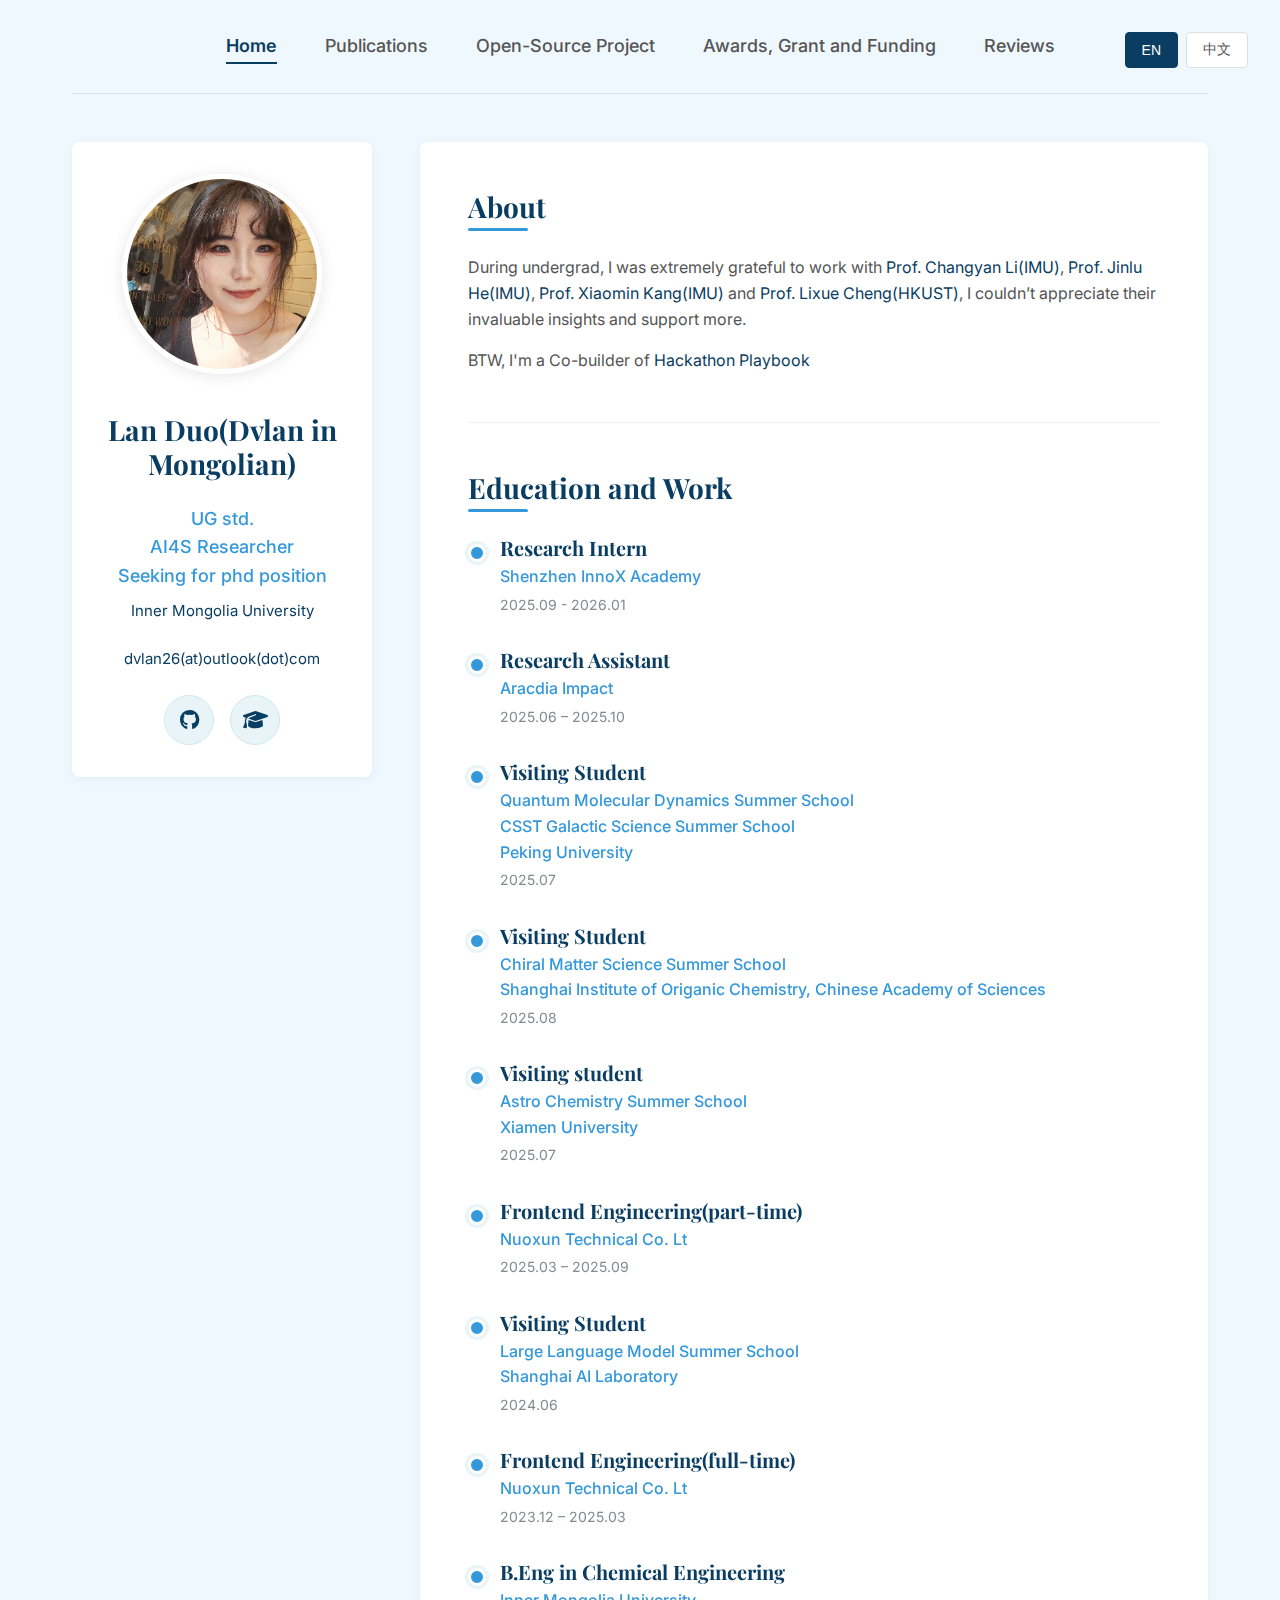
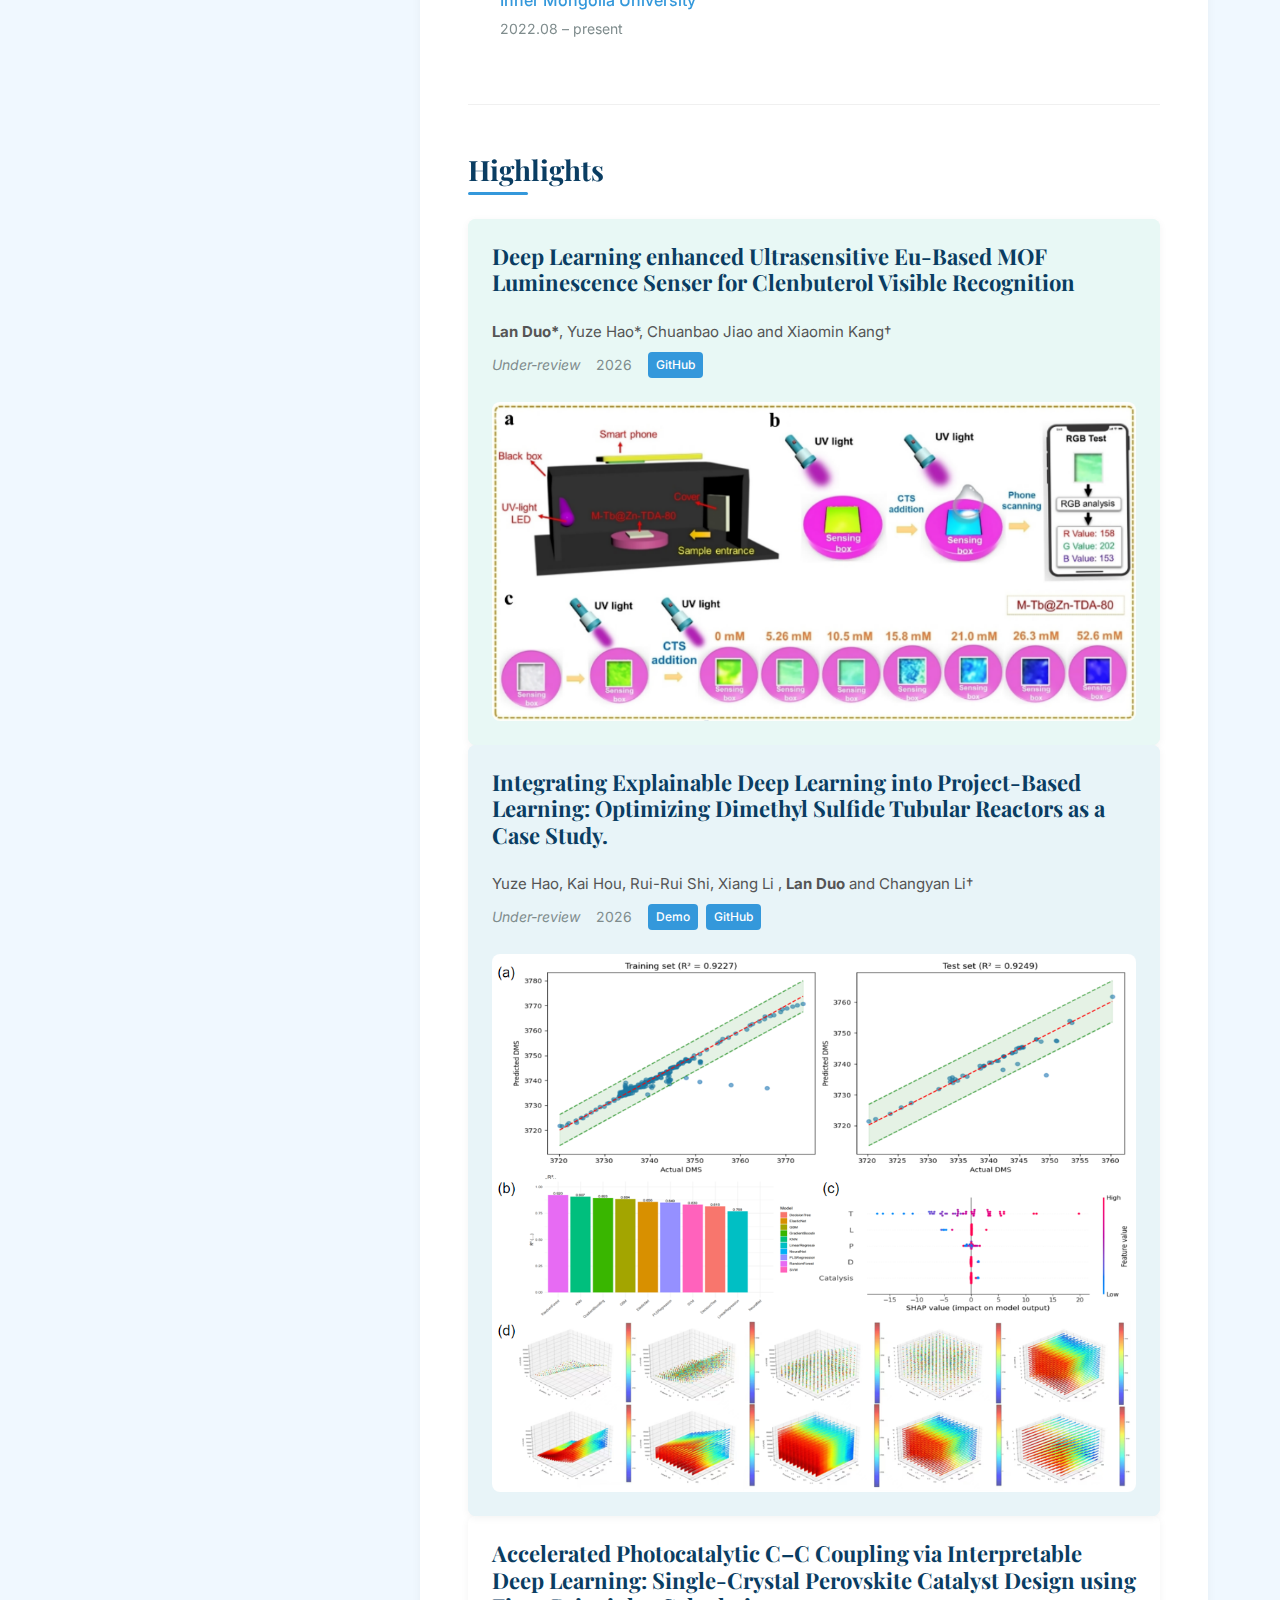
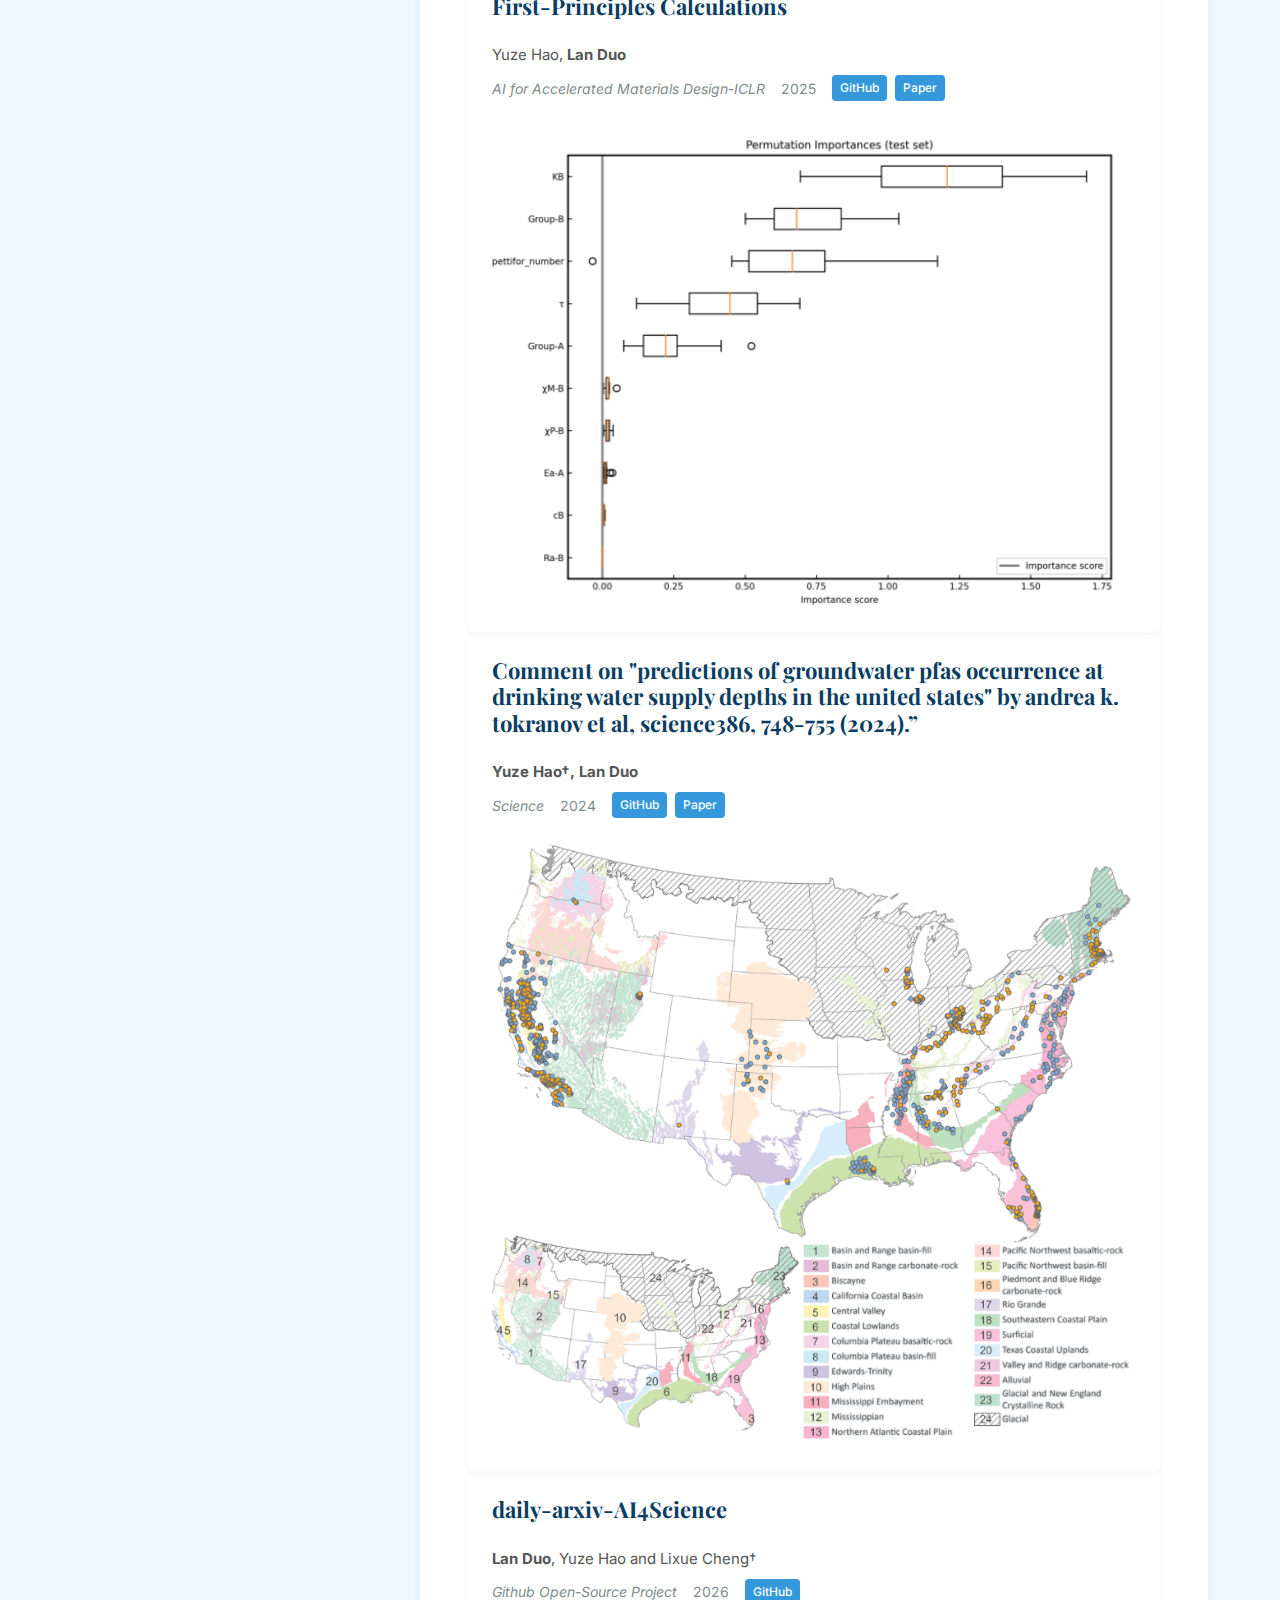
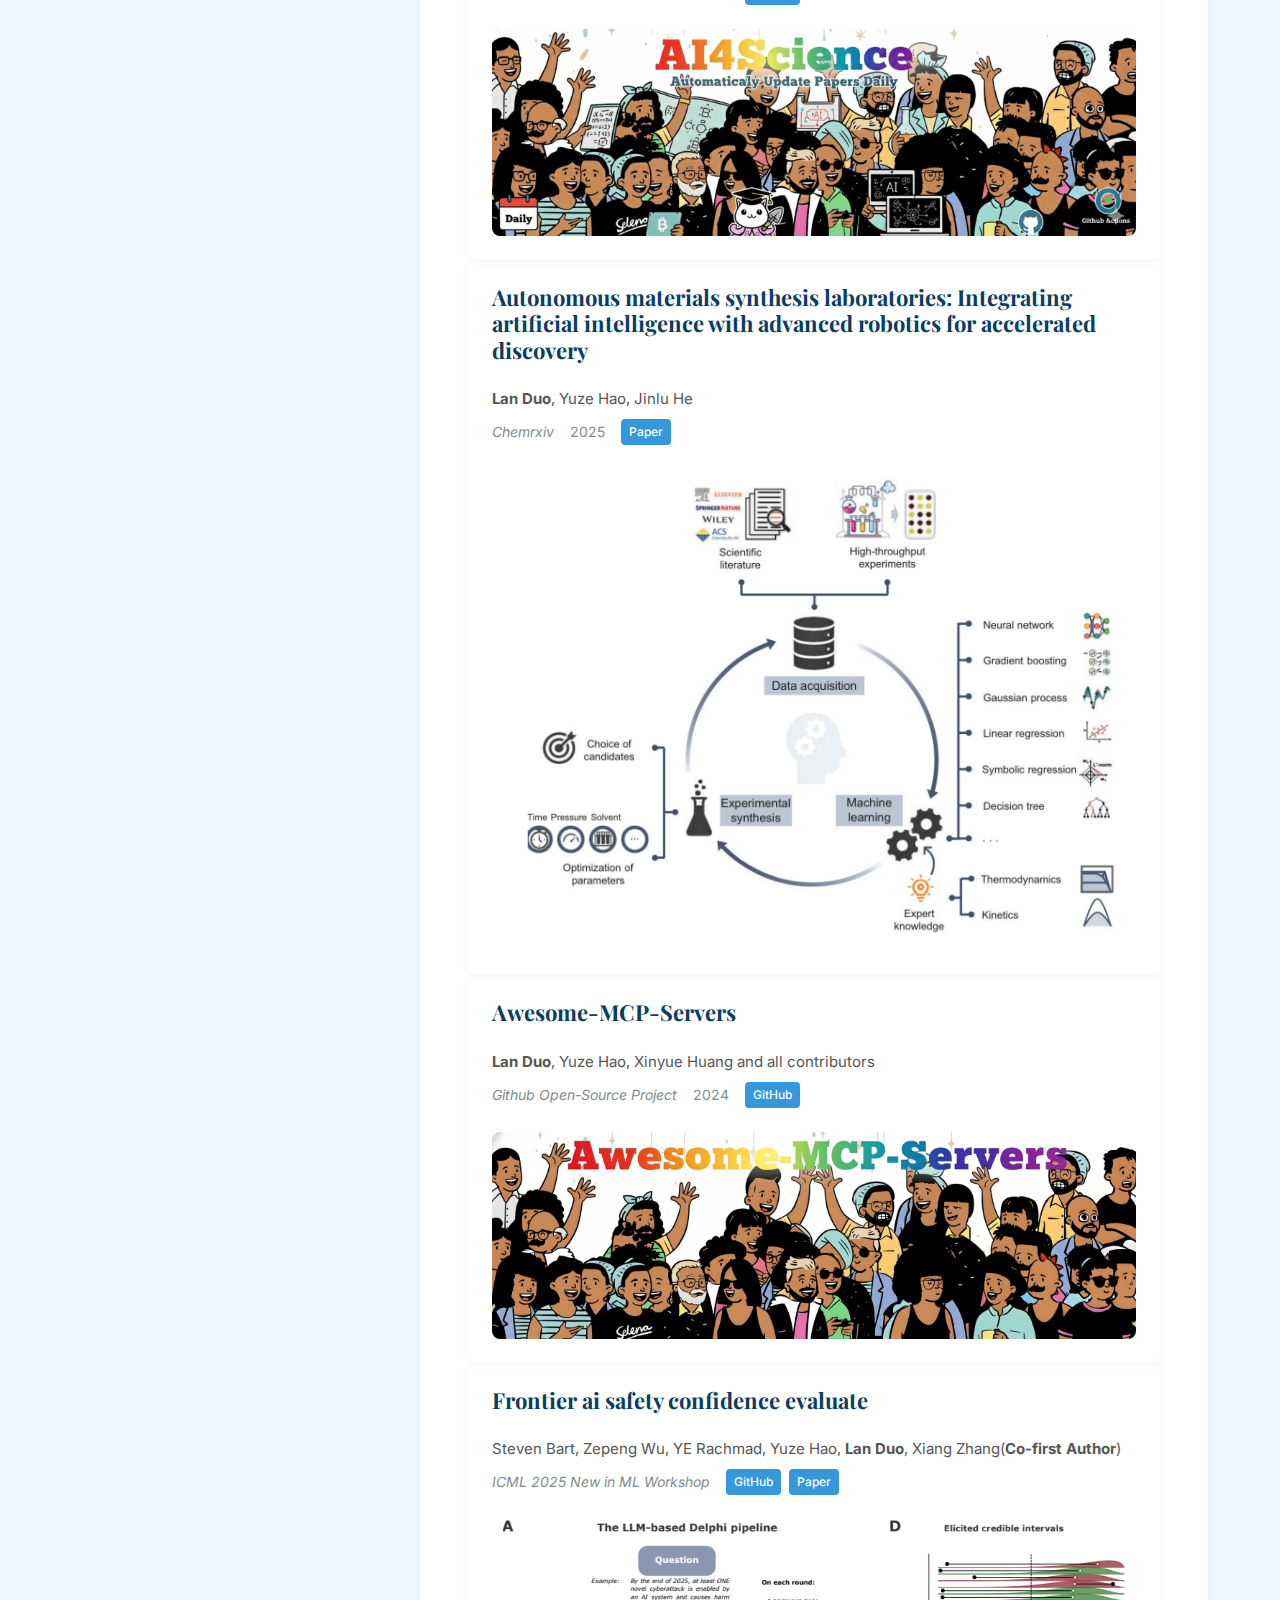
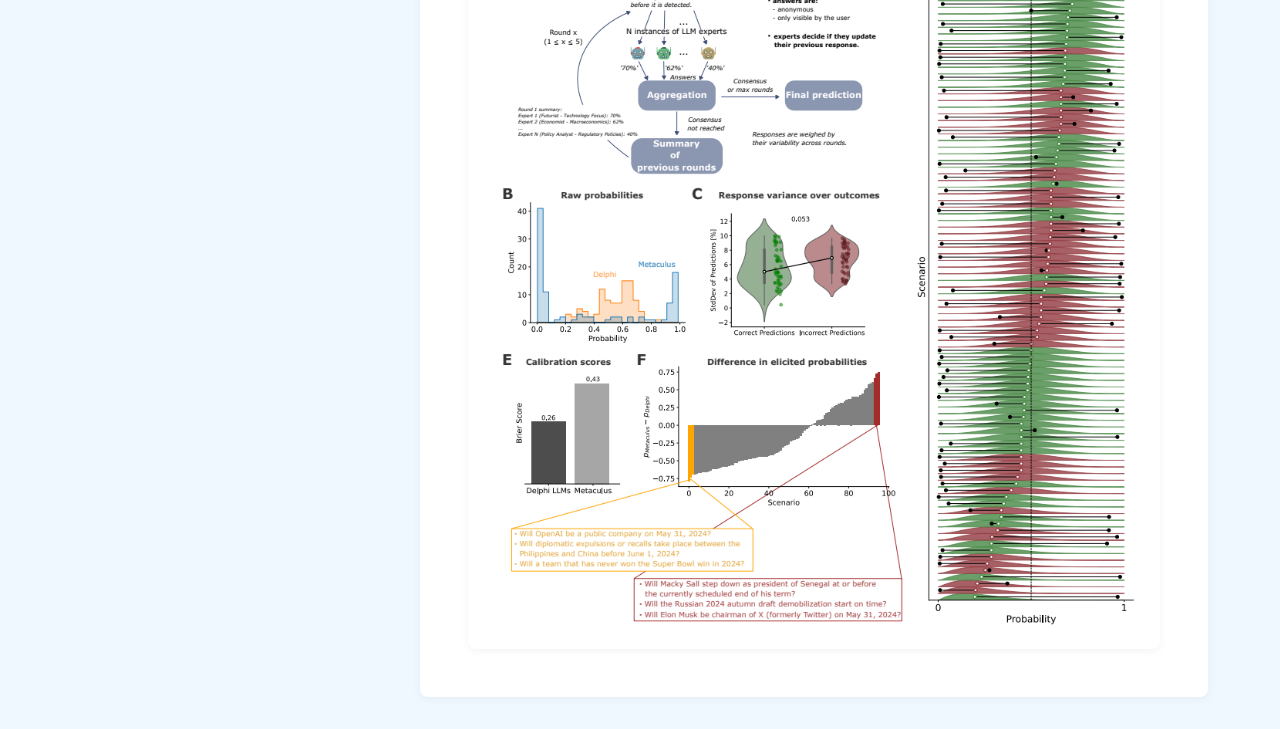
<file: index.html>
<!DOCTYPE html>
<html lang="en">
<head>
    <meta charset="UTF-8">
    <meta name="viewport" content="width=device-width, initial-scale=1.0">
    <title>Lan Duo - Academic Homepage</title>
    <link rel="preconnect" href="https://fonts.googleapis.com">
    <link rel="preconnect" href="https://fonts.gstatic.com" crossorigin>
    <link href="https://fonts.googleapis.com/css2?family=Playfair+Display:wght@400;700&family=Inter:wght@300;400;500;600&display=swap" rel="stylesheet">
    <link rel="stylesheet" href="https://cdnjs.cloudflare.com/ajax/libs/font-awesome/6.4.0/css/all.min.css">
    <link rel="stylesheet" href="styles.css">
</head>
<body>
    <div class="container">
        <!-- Language Switcher -->
        <div class="language-switcher">
            <button id="en-btn" class="lang-btn active">EN</button>
            <button id="zh-btn" class="lang-btn">中文</button>
        </div>

        <!-- Navigation -->
        <nav class="navbar">
            <ul>
                <li><a href="index.html" class="nav-link active" data-en="Home" data-zh="首页">Home</a></li>
                <li><a href="publication.html" class="nav-link" data-en="Publications" data-zh="学术论文">Publications</a></li>
                <li><a href="opensource.html" class="nav-link" data-en="Open-Source Project" data-zh="开源项目">Open-Source Project</a></li>
                <li><a href="awards.html" class="nav-link" data-en="Awards, Grant and Funding" data-zh="奖项及研究经费">Awards, Grant and Funding</a></li>
                <li><a href="review.html" class="nav-link" data-en="Reviews" data-zh="审稿">Reviews</a></li>
                <!-- <li><a href="talks.html" class="nav-link" data-en="Invited Talks" data-zh="受邀演讲">Invited Talks</a></li> -->
            </ul>
        </nav>

        <!-- Main Content -->
        <div class="main-content">
            <!-- Left Sidebar -->
            <aside class="sidebar">
                <div class="profile-photo">
                    <img src="images/profile.jpg" alt="Lan Duo">
                </div>
                <div class="profile-info">
                    <h1 class="name" data-en="Lan Duo(Dvlan in Mongolian)" data-zh="Lan Duo(Dvlan in Mongolian)">Lan Duo(Dvlan in Mongolian)</h1>
                    <p class="title" data-en="UG std.<br>AI4S Researcher<br>Seeking for phd position" data-zh="科学智能开发者">AI4S Researcher</p>
                    <p class="institution">
                        <a href="https://www.imu.edu.cn/" target="_blank" data-en="Inner Mongolia University" data-zh="内蒙古大学">Inner Mongolia University</a>
                    </p>
                    <p class="email">
                        <a href="dvlan26(at)outlook(dot)com">dvlan26(at)outlook(dot)com</a>
                        <!-- <br>
                        <a href="mailto:jiayinjunharold@gmail.com">jiayinjunharold@gmail.com</a> -->
                    </p>
                    <div class="links">
                        <a href="https://github.com/dvlan26" target="_blank" class="social-link" title="GitHub">
                            <i class="fab fa-github"></i>
                        </a>
                        <a href="https://scholar.google.com/citations?view_op=list_works&hl=en&user=AaxM8v0AAAAJ" target="_blank" class="social-link" title="Google Scholar">
                            <i class="fas fa-graduation-cap"></i>
                        </a>
                    </div>
                </div>
            </aside>

            <!-- Right Content -->
            <main class="content">
                <!-- About Section -->
                <section class="section" id="about">
                    <h2 class="section-title" data-en="About" data-zh="个人简介">About</h2>
                    <p class="section-content" 
                       data-en="During undergrad, I was extremely grateful to work with <a href='https://scholar.google.com/citations?user=M0JCPS4AAAAJ&hl=en'>Prof. Changyan Li(IMU)</a>, <a href='https://orcid.org/0000-0001-9772-8572'>Prof. Jinlu He(IMU)</a>, <a href='https://orcid.org/0000-0001-5195-0231'>Prof. Xiaomin Kang(IMU)</a> and <a href='https://github.com/sherrylixuecheng'>Prof. Lixue Cheng(HKUST)</a>, I couldn’t appreciate their invaluable insights and support more."
                       data-zh="在本科期间，我非常感激能与 <a href='https://scholar.google.com/citations?user=M0JCPS4AAAAJ&hl=en'>李常艳教授 (内蒙古大学)</a>、<a href='https://orcid.org/0000-0001-9772-8572'>贺进禄教授 (内蒙古大学)</a>、<a href='https://orcid.org/0000-0001-5195-0231'>康晓敏教授 (内蒙古大学)</a>以及 <a href='https://github.com/sherrylixuecheng'>程立雪教授 (香港科技大学)</a> 共同开展工作。我对他们提供的宝贵见解和支持感激不尽。">
                       
                       During undergrad, I was extremely grateful to work with 
                       <a href="https://scholar.google.com/citations?user=M0JCPS4AAAAJ&hl=en">Prof. Changyan Li(IMU)</a>, 
                       <a href="https://orcid.org/0000-0001-9772-8572">Prof. Jinlu He(IMU)</a>, 
                       <a href="https://orcid.org/0000-0001-5195-0231">Prof. Xiaomin Kang(IMU)</a> and 
                       <!-- <a href="https://scholar.google.com/citations?user=__xMI5sAAAAJ&hl=en">Prof. Liya Li(Université de Sherbrooke)</a>, 
                       <a href="https://kunyuan827.github.io/">Prof. Kun Yuan(Peking University)</a>, 
                       <a href="https://gitee.com/yuheng_wang">Dr. Yuheng Wang(HUAWEI)</a>, 
                       <a href="https://scholar.google.com/citations?user=1neVsLcAAAAJ&hl=en&oi=ao">Prof. Hua-Xin Peng(Zhejiang University)</a>, -->
                       <a href="https://scholar.google.com/citations?hl=en&user=hy_oauIAAAAJ">Prof. Lixue Cheng(HKUST)</a>
                       <!-- and I am deeply grateful for the opportunity to have served as a research intern twice at 
                       <a href="https://environ-chem.lab.westlake.edu.cn/index.htm">Analysis and Degradation of Emerging Contaminants Lab</a> 
                       at Westlake University supervised by 
                       <a href="https://scholar.google.com/citations?user=PNVFltwAAAAJ&hl=en&oi=ao">Prof. Yanyan Zhang(Westlake University)</a> 
                       and collaborated with 
                       <a href="https://scholar.google.com/citations?user=zQckibQAAAAJ&hl=en">Prof. Ye Huang(East China Normal University)</a>.  -->
                       I couldn’t appreciate their invaluable insights and support more.
                    </p>
                    <p class="section-content" data-en="BTW, I'm a Co-builder of <a href='https://playbook.adventure-x.org/'>Hackathon Playbook</a>" data-zh="同时，我也是<a href='https://playbook.adventure-x.org/'>Hackathon Playbook</a>的共同作者">
                        BTW, I'm a Co-builder of <a href='https://playbook.adventure-x.org/'>Hackathon Playbook</a>
                    </p>
                    <!-- <p class="section-content" 
                       data-en="During undergrad, I was extremely grateful to work with <a href='https://scholar.google.com/citations?user=M0JCPS4AAAAJ&hl=en'>Prof. Changyan Li(IMU)</a>, <a href='https://orcid.org/0000-0001-9772-8572'>Prof. Jinlu He(IMU)</a>, <a href='https://orcid.org/0000-0001-5195-0231'>Prof. Xiaomin Kang(IMU)</a>, <a href='https://scholar.google.com/citations?user=__xMI5sAAAAJ&hl=en'>Prof. Liya Li(Université de Sherbrooke)</a>, <a href='https://kunyuan827.github.io/'>Prof. Kun Yuan(Peking University)</a>, <a href='https://gitee.com/yuheng_wang'>Dr. Yuheng Wang(HUAWEI)</a>, <a href='https://scholar.google.com/citations?user=1neVsLcAAAAJ&hl=en&oi=ao'>Prof. Hua-Xin Peng(Zhejiang University)</a>, <a href="https://github.com/sherrylixuecheng">Prof. Lixue Cheng(HKUST)</a> and I couldn't appreciate to being a research Intern twice at <a href='https://environ-chem.lab.westlake.edu.cn/index.htm'>Analysis and Degradation of Emerging Contaminants Lab</a> at Westlake University supervised by <a href='https://scholar.google.com/citations?user=PNVFltwAAAAJ&hl=en&oi=ao'>Prof. Yanyan Zhang(Westlake University)</a> and collabrated with <a href='https://scholar.google.com/citations?user=zQckibQAAAAJ&hl=en'>Prof. Ye Huang(East China Normal University)</a>. I couldn’t appreciate their invaluable insights and support more." 
                       <!-- data-zh=""> -->
                       <!-- data-zh="在本科期间，我非常感激能与 <a href='https://scholar.google.com/citations?user=M0JCPS4AAAAJ&hl=en'>李常艳教授 (内蒙古大学)</a>、<a href='https://orcid.org/0000-0001-9772-8572'>贺进禄教授 (内蒙古大学)</a>、<a href='https://orcid.org/0000-0001-5195-0231'>康晓敏教授 (内蒙古大学)</a>、<a href='https://scholar.google.com/citations?user=__xMI5sAAAAJ&hl=en'>李利亚教授 (舍布鲁克大学)</a>、<a href='https://kunyuan827.github.io/'>袁坤教授 (北京大学)</a>、<a href='https://gitee.com/yuheng_wang'>王宇衡博士 (华为)</a>、<a href='https://scholar.google.com/citations?user=1neVsLcAAAAJ&hl=en&oi=ao'>彭華新教授 (浙江大学)</a> 以及 <a href="https://github.com/sherrylixuecheng">程立雪教授 (香港科技大学)</a> 共同开展工作。同时，我也非常荣幸能在西湖大学 <a href='https://environ-chem.lab.westlake.edu.cn/index.htm'>新污染物分析与降解实验室</a> 担任两次研究实习生，在 <a href='https://scholar.google.com/citations?user=PNVFltwAAAAJ&hl=en&oi=ao'>张岩岩教授 (西湖大学)</a> 的指导下学习，并与 <a href='https://scholar.google.com/citations?user=zQckibQAAAAJ&hl=en'>黄晔教授 (华东师范大学)</a> 合作。我对他们提供的宝贵见解和支持感激不尽。"> -->
                        <!-- During undergrad, I was extremely grateful to work with 
                        <a href="https://scholar.google.com/citations?user=M0JCPS4AAAAJ&hl=en">Prof. Changyan Li(IMU)</a>, 
                        <a href="https://orcid.org/0000-0001-9772-8572">Prof. Jinlu He(IMU)</a>, 
                        <a href="https://orcid.org/0000-0001-5195-0231">Prof. Xiaomin Kang(IMU)</a>, 
                        <a href="https://scholar.google.com/citations?user=__xMI5sAAAAJ&hl=en">Prof. Liya Li(Université de Sherbrooke)</a>, 
                        <a href="https://kunyuan827.github.io/">Prof. Kun Yuan(Peking University)</a>, 
                        <a href="https://gitee.com/yuheng_wang">Dr. Yuheng Wang(HUAWEI)</a>, 
                        <a href="https://scholar.google.com/citations?user=1neVsLcAAAAJ&hl=en&oi=ao">Prof. Hua-Xin Peng(Zhejiang University)</a>,
                        <a href="https://github.com/sherrylixuecheng">Prof. Lixue Cheng(HKUST)</a>
                        and I couldn't appreciate to being a research Intern twice at 
                        <a href="https://environ-chem.lab.westlake.edu.cn/index.htm">Analysis and Degradation of Emerging Contaminants Lab</a> 
                        at Westlake University supervised by 
                        <a href="https://scholar.google.com/citations?user=PNVFltwAAAAJ&hl=en&oi=ao">Prof. Yanyan Zhang(Westlake University)</a> 
                        and collabrated with 
                        <a href="https://scholar.google.com/citations?user=zQckibQAAAAJ&hl=en">Prof. Ye Huang(East China Normal University)</a>. 
                        I couldn’t appreciate their invaluable insights and support more.
                    </p> --> 
                    <!-- <p class="section-content" data-en="During undergrad, I was extremely grateful to work with <a href="https://scholar.google.com/citations?user=M0JCPS4AAAAJ&hl=en">Prof. Changyan Li(IMU)</a>, <a herf="https://orcid.org/0000-0001-9772-8572">Prof. Jinlu He(IMU)</a>, <a herf="https://orcid.org/0000-0001-5195-0231">Prof. Xiaomin Kang(IMU)</a>, <a herf="https://scholar.google.com/citations?user=__xMI5sAAAAJ&hl=en">Prof. Liya Li(Université de Sherbrooke)</a>, <a herf="https://kunyuan827.github.io/">Prof. Kun Yuan(Peking University)</a>, <a herf="https://gitee.com/yuheng_wang">Dr. Yuheng Wang(HUAWEI)</a>, <a herf="https://scholar.google.com/citations?user=1neVsLcAAAAJ&hl=en&oi=ao">Prof. Hua-Xin Peng(Zhejiang University)</a> and I couldn't appreciate to being a research Intern twice at <a herf="https://environ-chem.lab.westlake.edu.cn/index.htm">Analysis and Degradation of Emerging Contaminants Lab</a> at Westlake University supervised by <a herf="https://scholar.google.com/citations?user=PNVFltwAAAAJ&hl=en&oi=ao">Prof. Yanyan Zhang(Westlake University)</a> and collabrated with <a herf="https://scholar.google.com/citations?user=zQckibQAAAAJ&hl=en">Prof. Ye Huang(East China Normal University)</a>. I couldn’t appreciate their invaluable insights and support more. " data-zh="">
                        During undergrad, I was extremely grateful to work with <a href="https://scholar.google.com/citations?user=M0JCPS4AAAAJ&hl=en">Prof. Changyan Li(IMU)</a>, <a herf="https://orcid.org/0000-0001-9772-8572">Prof. Jinlu He(IMU)</a>, <a herf="https://orcid.org/0000-0001-5195-0231">Prof. Xiaomin Kang(IMU)</a>, <a herf="https://scholar.google.com/citations?user=__xMI5sAAAAJ&hl=en">Prof. Liya Li(Université de Sherbrooke)</a>, <a herf="https://kunyuan827.github.io/">Prof. Kun Yuan(Peking University)</a>, <a herf="https://gitee.com/yuheng_wang">Dr. Yuheng Wang(HUAWEI)</a>, <a herf="https://scholar.google.com/citations?user=1neVsLcAAAAJ&hl=en&oi=ao">Prof. Hua-Xin Peng(Zhejiang University)</a> and I couldn't appreciate to being a research Intern twice at <a herf="https://environ-chem.lab.westlake.edu.cn/index.htm">Analysis and Degradation of Emerging Contaminants Lab</a> at Westlake University supervised by <a herf="https://scholar.google.com/citations?user=PNVFltwAAAAJ&hl=en&oi=ao">Prof. Yanyan Zhang(Westlake University)</a> and collabrated with <a herf="https://scholar.google.com/citations?user=zQckibQAAAAJ&hl=en">Prof. Ye Huang(East China Normal University)</a>. I couldn’t appreciate their invaluable insights and support more.
                    </p> -->
                </section>

                <!-- Work and Education Section -->
                <section class="section" id="work-education">
                    <h2 class="section-title" data-en="Education and Work" data-zh="教育经历与工作经历">Education and Work</h2>
                    <div class="section-content">
                        <div class="timeline-item">
                            <h3 class="item-title" data-en="Research Intern" data-zh="研究实习生">Research Intern</h3>
                            <p class="item-organization" data-en="Shenzhen InnoX Academy" data-zh="深圳科创学院">Shenzhen InnoX Academy</p>
                            <p class="item-date" data-en="2025.09 - 2026.01" data-zh="2025年9月 - 2026年01月">2025.09 - 2026.01</p>
                        </div>
                        <div class="timeline-item">
                            <h3 class="item-title" data-en="Research Assistant" data-zh="研究助理">Research Assistant</h3>
                            <p class="item-organization" data-en="Aracdia Impact" data-zh="Aracdia Impact">Aracdia Impact</p>
                            <p class="item-date" data-en="2025.06 – 2025.10" data-zh="2025年6月 – 2025年10月">2025.06 – 2025.10</p>
                        </div>
                        <div class="timeline-item">
                            <h3 class="item-title" data-en="Visiting Student" data-zh="访问学生">Visiting Student</h3>
                            <p class="item-organization" data-en="Quantum Molecular Dynamics Summer School<br>CSST Galactic Science Summer School<br>Peking University" data-zh="量子分子动力学暑期学校<br>CSST星系科学暑期学校<br>北京大学">Quantum Molecular Dynamics Summer School<br>CSST Galactic Science Summer School<br>Peking University</p>
                            <p class="item-date" data-en="2025.07" data-zh="2025年7月">2025.07</p>
                        </div>
                        <div class="timeline-item">
                            <h3 class="item-title" data-en="Visiting Student" data-zh="访问学生">Visiting Student</h3>
                            <p class="item-organization" data-en="Chiral Matter Science Summer School<br>Shanghai Institute of Origanic Chemistry, Chinese Academy of Sciences" data-zh="手性物质科学暑期学校<br>中国科学院上海有机化学研究所">Chiral Matter Science Summer School<br>Shanghai Institute of Origanic Chemistry, Chinese Academy of Sciences</p>
                            <p class="item-date" data-en="2025.08" data-zh="2025年8月">2025.08</p>
                        </div>
                        <div class="timeline-item">
                            <h3 class="item-title" data-en="Visiting student" data-zh="访问学生">Visiting student</h3>
                            <p class="item-organization" data-en="Astro Chemistry Summer School<br>Xiamen University" data-zh="天体化学暑期学校<br>厦门大学">Astro Chemistry Summer School<br>Xiamen University</p>
                            <p class="item-date" data-en="2025.07" data-zh="2025年7月">2025.07</p>
                        </div>
                        <div class="timeline-item">
                            <h3 class="item-title" data-en="Frontend Engineering(part-time)" data-zh="前端工程师(兼职)">Frontend Engineering(part-time)</h3>
                            <p class="item-organization" data-en="Nuoxun Technical Co. Lt" data-zh="诺讯网络科技有限公司">Nuoxun Technical Co. Lt</p>
                            <p class="item-date" data-en="2025.03 – 2025.09" data-zh="2025年3月 – 2025年9月">2025.3 – 2025.09</p>
                        </div>
                        <div class="timeline-item">
                            <h3 class="item-title" data-en="Visiting Student" data-zh="访问学生">Visiting Student</h3>
                            <p class="item-organization" data-en="Large Language Model Summer School<br>Shanghai AI Laboratory" data-zh="大语言模型暑期学校<br>上海人工智能实验室">Large Language Model Summer School<br>Shanghai AI Laboratory</p>
                            <p class="item-date" data-en="2024.06" data-zh="2024年6月">2024.06</p>
                        </div>
                        <div class="timeline-item">
                            <h3 class="item-title" data-en="Frontend Engineering(full-time)" data-zh="前端工程师(全职)">Frontend Engineering(full-time)</h3>
                            <p class="item-organization" data-en="Nuoxun Technical Co. Lt" data-zh="诺讯网络科技有限公司">Nuoxun Technical Co. Lt</p>
                            <p class="item-date" data-en="2023.12 – 2025.03" data-zh="2023年12月 – 2025年3月">2023.12 – 2025.03</p>
                        </div>
                        <div class="timeline-item">
                            <h3 class="item-title" data-en="B.Eng in Chemical Engineering" data-zh="化学工程工学学位">B.Eng in Chemical Engineering</h3>
                            <p class="item-organization" data-en="Inner Mongolia University" data-zh="内蒙古大学">Inner Mongolia University</p>
                            <p class="item-date" data-en="2022.08 – present" data-zh="2022年8月至今">2022.08 – present</p>
                        </div>
                    </div>
                </section>

                <!-- Research Highlights Section -->
                <section class="section" id="research-highlights">
                    <h2 class="section-title" data-en="Highlights" data-zh="代表性工作">Highlights</h2>
                    <div class="research-card">
                            <h3 class="card-title">Deep Learning enhanced Ultrasensitive Eu-Based MOF Luminescence Senser for Clenbuterol Visible Recognition</h3>
                            <p class="card-authors"><strong>Lan Duo*</strong>, Yuze Hao*, Chuanbao Jiao and Xiaomin Kang†</p>
                            <p class="card-journal">
                                <i>Under-review</i> 2026 
                                <span class="card-buttons">
                                    <a href="https://github.com/YuzeHao2023/DCDN" target="_blank" class="card-button" data-en="GitHub" data-zh="GitHub">GitHub</a>
                                    <!-- <a href="https://doi.org/10.1080/21663831.2026.2613098" target="_blank" class="card-button" data-en="Paper" data-zh="Paper">Paper</a> -->
                                </span>
                            </p>
                            <div class="card-image">
                                <img src="images/research-xiaomin.png" alt="Research Image 8">
                            </div>
                        </div>
                    <div class="research-cards">
                        <div class="research-card">
                            <h3 class="card-title">Integrating Explainable Deep Learning into Project-Based Learning: Optimizing Dimethyl Sulfide Tubular Reactors as a Case Study.</h3>
                            <p class="card-authors">Yuze Hao, Kai Hou, Rui-Rui Shi, Xiang Li , <strong>Lan Duo</strong> and Changyan Li†</p>
                            <p class="card-journal">
                                <i>Under-review</i> 2026 
                                <span class="card-buttons">
                                    <a href="https://yuzehao2023.github.io/Deep-DMS-Reactor/" target="_blank" class="card-button" data-en="Demo" data-zh="Demo">Demo</a>
                                    <a href="https://github.com/YuzeHao2023/Deep-DMS-Reactor" target="_blank" class="card-button" data-en="GitHub" data-zh="GitHub">GitHub</a>
                                    <!-- <a href="https://doi.org/10.1126/science.ads9530" target="_blank" class="card-button" data-en="Paper" data-zh="Paper">Paper</a> -->
                                </span>
                            </p>
                            <div class="card-image">
                                <img src="images/research1.png" alt="Research Image 1">
                            </div>
                        </div>
                        <!-- <div class="research-card">
                            <h3 class="card-title">Revealing the role of magnesium in achieving superior SiC–Al interfacial bonding via in-situ TEM observation</h3>
                            <p class="card-authors">Chen-Wei Liu, Jianchao Li, Tianzi Wang, Cheng Liu, <strong>Yuze Hao</strong>, Huan Wang, Xiang Gao†, Yandong Jia† & Hua-Xin Peng†</p>
                            <p class="card-journal">
                                <i>Materials Research Letters</i> 2026 
                                <span class="card-buttons">
                                    <a href="https://github.com/MuZhao2333/MolFLAE" target="_blank" class="card-button" data-en="GitHub" data-zh="GitHub">GitHub</a> -->
                                    <!-- <a href="https://doi.org/10.1080/21663831.2026.2613098" target="_blank" class="card-button" data-en="Paper" data-zh="Paper">Paper</a>
                                </span>
                            </p>
                            <div class="card-image">
                                <img src="images/research2.png" alt="Research Image 2">
                            </div> --> 
                        </div>
                        <div class="research-card">
                            <h3 class="card-title">Accelerated Photocatalytic C–C Coupling via Interpretable Deep Learning: Single-Crystal Perovskite Catalyst Design using First-Principles Calculations</h3>
                            <p class="card-authors">Yuze Hao, <strong>Lan Duo</strong></p>
                            <p class="card-journal">
                                <i>AI for Accelerated Materials Design-ICLR</i> 2025
                                <span class="card-buttons">
                                    <a href="https://github.com/YuzeHao2023/deepcoupling" target="_blank" class="card-button" data-en="GitHub" data-zh="GitHub">GitHub</a>
                                    <a href="https://www.researchgate.net/publication/400310790_ACCELERATED_PHOTOCATALYTIC_C-C_COUPLING_VIA_INTERPRETABLE_DEEP_LEARNING_SINGLE-CRYSTAL_PEROVSKITE_CATALYST_DESIGN_USING_FIRST-PRINCIPLES_CALCULATIONS" target="_blank" class="card-button" data-en="Paper" data-zh="Paper">Paper</a>
                                </span>
                            </p>
                            <div class="card-image">
                                <img src="images/research3.png" alt="Research Image 3">
                            </div>
                        </div>
                        <div class="research-card">
                            <h3 class="card-title">Comment on "predictions of groundwater pfas occurrence at drinking water supply depths in the united states" by andrea k. tokranov et al, science386, 748-755 (2024).”</h3>
                            <p class="card-authors"><strong>Yuze Hao†, Lan Duo</strong></p>
                            <p class="card-journal">
                                <i>Science</i> 2024 
                                <span class="card-buttons">
                                    <a href="https://github.com/YuzeHao2023/PFAS-ML" target="_blank" class="card-button" data-en="GitHub" data-zh="GitHub">GitHub</a>
                                    <a href="https://www.science.org/doi/10.1126/science.ado6638" target="_blank" class="card-button" data-en="Paper" data-zh="Paper">Paper</a>
                                </span>
                            </p>
                            <div class="card-image">
                                <img src="images/research4.png" alt="Research Image 4">
                            </div>
                        </div>
                        <div class="research-card">
                            <h3 class="card-title">daily-arxiv-AI4Science</h3>
                            <p class="card-authors"><strong>Lan Duo</strong>, Yuze Hao and Lixue Cheng†</p>
                            <p class="card-journal">
                                <i>Github Open-Source Project</i> 2026 
                                <span class="card-buttons">
                                    <a href="https://github.com/YuzeHao2023/daily-arxiv-AI4Science" target="_blank" class="card-button" data-en="GitHub" data-zh="GitHub">GitHub</a>
                                    <!-- <a href="https://doi.org/10.1080/21663831.2026.2613098" target="_blank" class="card-button" data-en="Paper" data-zh="Paper">Paper</a> -->
                                </span>
                            </p>
                            <div class="card-image">
                                <img src="images/research5.png" alt="Research Image 5">
                            </div>
                        </div>
                        <div class="research-card">
                            <h3 class="card-title">Autonomous materials synthesis laboratories: Integrating artificial intelligence with advanced robotics for accelerated discovery</h3>
                            <p class="card-authors"><strong>Lan Duo</strong>, Yuze Hao, Jinlu He</p>
                            <p class="card-journal">
                                <i>Chemrxiv</i> 2025
                                <span class="card-buttons">
                                    <!-- <a href="https://github.com/YuzeHao2023/Awesome-MCP-Servers" target="_blank" class="card-button" data-en="GitHub" data-zh="GitHub">GitHub</a> -->
                                    <a href="https://chemrxiv.org/doi/pdf/10.26434/chemrxiv-2025-fk3r7-v2?download=true&redirectToLatest=false" target="_blank" class="card-button" data-en="Paper" data-zh="Paper">Paper</a>
                                </span>
                            </p>
                            <div class="card-image">
                                <img src="images/research8.png" alt="Research Image 6">
                            </div>
                        </div>
                        <div class="research-card">
                            <h3 class="card-title">Awesome-MCP-Servers</h3>
                            <p class="card-authors"><strong>Lan Duo</strong>, Yuze Hao, Xinyue Huang and all contributors</p>
                            <p class="card-journal">
                                <i>Github Open-Source Project</i> 2024
                                <span class="card-buttons">
                                    <a href="https://github.com/YuzeHao2023/Awesome-MCP-Servers" target="_blank" class="card-button" data-en="GitHub" data-zh="GitHub">GitHub</a>
                                    <!-- <a href="https://doi.org/10.1080/21663831.2026.2613098" target="_blank" class="card-button" data-en="Paper" data-zh="Paper">Paper</a> -->
                                </span>
                            </p>
                            <div class="card-image">
                                <img src="images/research6.png" alt="Research Image 6">
                            </div>
                        </div>
                        <!-- <div class="research-card">
                            <h3 class="card-title">Autonomous materials synthesis laboratories: Integrating artificial intelligence with advanced robotics for accelerated discovery</h3>
                            <p class="card-authors"><strong>Lan Duo</strong>, Yuze Hao, Jinlu He</p>
                            <p class="card-journal">
                                <i>Chemrxiv</i> 2025
                                <span class="card-buttons">
                                    <!-- <a href="https://github.com/YuzeHao2023/Awesome-MCP-Servers" target="_blank" class="card-button" data-en="GitHub" data-zh="GitHub">GitHub</a> -->
                                    <!-- <a href="https://chemrxiv.org/doi/pdf/10.26434/chemrxiv-2025-fk3r7-v2?download=true&redirectToLatest=false" target="_blank" class="card-button" data-en="Paper" data-zh="Paper">Paper</a>
                                </span>
                            </p>
                            <div class="card-image">
                                <img src="images/research8.png" alt="Research Image 6">
                            </div>
                        </div> --> 
                        <div class="research-card">
                            <h3 class="card-title">Frontier ai safety confidence evaluate</h3>
                            <p class="card-authors">Steven Bart, Zepeng Wu, YE Rachmad, Yuze Hao, <strong>Lan Duo</strong>, Xiang Zhang(<strong>Co-first Author</strong>)</p>
                            <p class="card-journal">
                                <i>ICML 2025 New in ML Workshop</i>  
                                <span class="card-buttons">
                                    <a href="https://github.com/YuzeHao2023/DelhiLM" target="_blank" class="card-button" data-en="GitHub" data-zh="GitHub">GitHub</a>
                                    <a href="https://www.cambridge.org/engage/api-gateway/coe/assets/orp/resource/item/68bbf625728bf9025ebb3dcc/original/frontier-ai-safety-confidence-evaluate.pdf" target="_blank" class="card-button" data-en="Paper" data-zh="Paper">Paper</a>
                                </span>
                            </p>
                            <div class="card-image">
                                <img src="images/research7.png" alt="Research Image 7">
                            </div>
                        </div>
                    </div>
                </section>
            </main>
        </div>
    </div>

    <script src="script.js"></script>
</body>
</html>
</file>
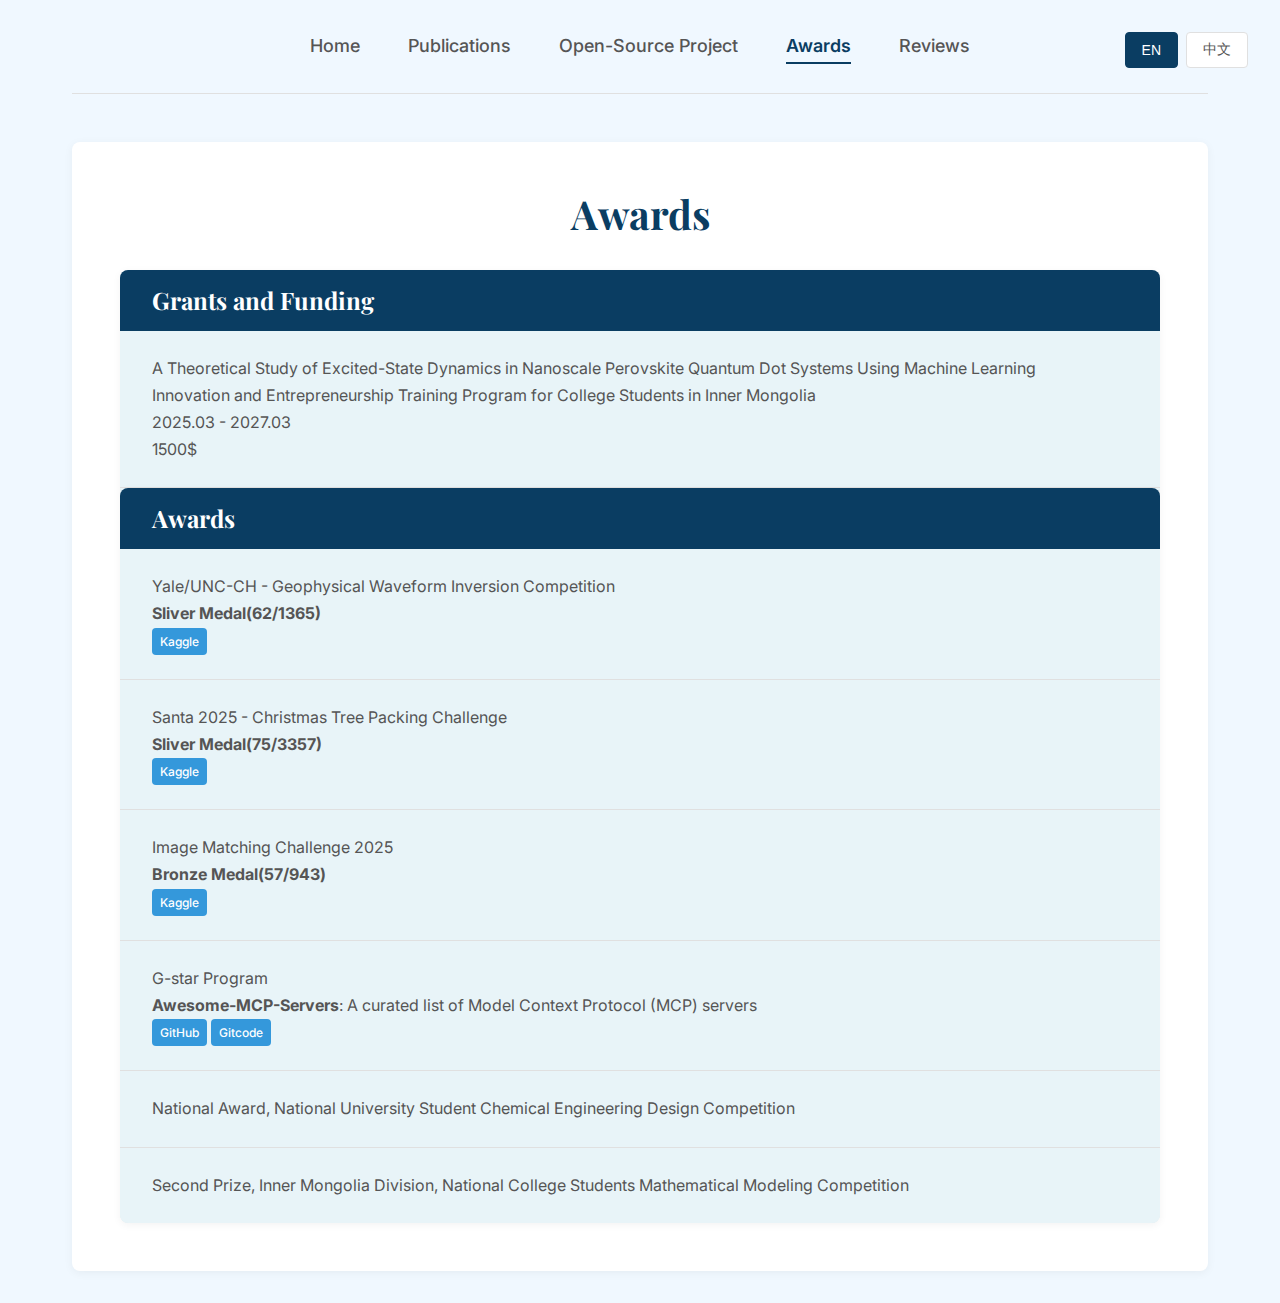
<file: awards.html>
<!DOCTYPE html>
<html lang="en">
<head>
    <meta charset="UTF-8">
    <meta name="viewport" content="width=device-width, initial-scale=1.0">
    <title>Awards - Yuze Hao</title>
    <link rel="preconnect" href="https://fonts.googleapis.com">
    <link rel="preconnect" href="https://fonts.gstatic.com" crossorigin>
    <link href="https://fonts.googleapis.com/css2?family=Playfair+Display:wght@400;700&family=Inter:wght@300;400;500;600&display=swap" rel="stylesheet">
    <link rel="stylesheet" href="styles.css">
</head>
<body>
    <div class="container">
        <!-- Language Switcher -->
        <div class="language-switcher">
            <button id="en-btn" class="lang-btn active">EN</button>
            <button id="zh-btn" class="lang-btn">中文</button>
        </div>

        <!-- Navigation -->
        <nav class="navbar">
            <ul>
                <li><a href="index.html" class="nav-link" data-en="Home" data-zh="首页">Home</a></li>
                <li><a href="publication.html" class="nav-link" data-en="Publications" data-zh="学术论文">Publications</a></li>
                <li><a href="opensource.html" class="nav-link" data-en="Open-Source Project" data-zh="开源项目">Open-Source Project</a></li>
                <li><a href="awards.html" class="nav-link active" data-en="Awards" data-zh="奖项及研究经费">Awards</a></li>
                <li><a href="review.html" class="nav-link" data-en="Reviews" data-zh="审稿">Reviews</a></li>
                <!-- <li><a href="talks.html" class="nav-link" data-en="Invited Talks" data-zh="受邀演讲">Invited Talks</a></li> -->
            </ul>
        </nav>

        <!-- Main Content -->
        <div class="main-content">
            <main class="content full-width">
                <h1 class="page-title" data-en="Awards" data-zh="荣誉奖项">Awards</h1>
                <div class="publications-container">
                    <!-- 2026 -->
                    <div class="year-section">
                        <h2 class="year-title">Grants and Funding</h2>
                        <div class="publication-item">
                            <p class="publication-text">A Theoretical Study of Excited-State Dynamics in Nanoscale Perovskite Quantum Dot Systems Using Machine Learning<br>Innovation and Entrepreneurship Training Program for College Students in Inner Mongolia<br>2025.03 - 2027.03<br>1500$</p>
                              <!-- <a href="https://github.com/secretflow/spu" target="_blank" class="card-button" data-en="GitHub" data-zh="GitHub">GitHub</a>
                              <a href="https://www.secretflow.org.cn/zh-CN/docs/spu/en/" target="_blank" class="card-button" data-en="Demo" data-zh="Demo">Demo</a> -->
                        </div>
                      
                <!-- Publications by Year -->
                <div class="publications-container">
                    <!-- 2026 -->
                    <div class="year-section">
                        <h2 class="year-title">Awards</h2>
                        <div class="publication-item">
                            <p class="publication-text">Yale/UNC-CH - Geophysical Waveform Inversion Competition<br><strong>Sliver Medal(62/1365)</strong></p>
                              <a href="https://www.kaggle.com/competitions/waveform-inversion" target="_blank" class="card-button" data-en="Kaggle" data-zh="Kaggle">Kaggle</a>
                              <!-- <a href="https://gitcode.com/YuzeHao2023/Awesome-MCP-Servers" target="_blank" class="card-button" data-en="Gitcode" data-zh="Gitcode">Kaggle</a> -->
                        </div>
                        <div class="publication-item">
                            <p class="publication-text">Santa 2025 - Christmas Tree Packing Challenge<br><strong>Sliver Medal(75/3357)</strong></p>
                              <a href="https://www.kaggle.com/competitions/santa-2025" target="_blank" class="card-button" data-en="Kaggle" data-zh="Kaggle">Kaggle</a>
                              <!-- <a href="https://gitcode.com/YuzeHao2023/Awesome-MCP-Servers" target="_blank" class="card-button" data-en="Gitcode" data-zh="Gitcode">Gitcode</a> -->
                        </div>
                        <div class="publication-item">
                            <p class="publication-text">Image Matching Challenge 2025<br><strong>Bronze Medal(57/943)</strong></p>
                              <a href="https://www.kaggle.com/competitions/image-matching-challenge-2025" target="_blank" class="card-button" data-en="Kaggle" data-zh="Kaggle">Kaggle</a>
                              <!-- <a href="https://gitcode.com/YuzeHao2023/Awesome-MCP-Servers" target="_blank" class="card-button" data-en="Gitcode" data-zh="Gitcode">Gitcode</a> -->
                        </div>
                        <div class="publication-item">
                            <p class="publication-text">G-star Program<br><strong>Awesome-MCP-Servers</strong>: A curated list of Model Context Protocol (MCP) servers</p>
                              <a href="https://github.com/YuzeHao2023/Awesome-MCP-Servers" target="_blank" class="card-button" data-en="GitHub" data-zh="GitHub">GitHub</a>
                              <a href="https://gitcode.com/YuzeHao2023/Awesome-MCP-Servers" target="_blank" class="card-button" data-en="Gitcode" data-zh="Gitcode">Gitcode</a>
                        </div>
                        <div class="publication-item">
                            <p class="publication-text">National Award, National University Student Chemical Engineering Design Competition</p>
                              <!-- <a href="https://github.com/YuzeHao2023/daily-arxiv-AI4Science" target="_blank" class="card-button" data-en="GitHub" data-zh="GitHub">GitHub</a> -->
                        </div>
                        <div class="publication-item">
                            <p class="publication-text">Second Prize, Inner Mongolia Division, National College Students Mathematical Modeling Competition</p>
                              <!-- <a href="https://github.com/YuzeHao2023/pyaspenplus" target="_blank" class="card-button" data-en="GitHub" data-zh="GitHub">GitHub</a> -->
                        </div>
                        <!-- <div class="publication-item">
                            <p class="publication-text"><strong>MCP-oura</strong>: MCP server for Oura API integration</p>
                              <a href="https://github.com/YuzeHao2023/MCP-oura" target="_blank" class="card-button" data-en="GitHub" data-zh="GitHub">GitHub</a>
                        </div>
                        <div class="publication-item">
                            <p class="publication-text"><strong>LGBT-dapp</strong>: Decentralized App for LGBTQ+ Community</p>
                              <a href="https://github.com/LGBT-dapp/LGBT-dapp" target="_blank" class="card-button" data-en="GitHub" data-zh="GitHub">GitHub</a>
                              <a href="https://lgbt-dapp.github.io/LGBT-dapp/#/login" target="_blank" class="card-button" data-en="Demo" data-zh="Demo">Demo</a>
                        </div> -->
                    </div>

                <!-- <div class="publications-container"> -->
                    <!-- 2026 -->
                    <!-- <div class="year-section">
                        <h2 class="year-title">Other</h2>
                        <div class="publication-item">
                            <p class="publication-text">Baotou Marathon full marathon Medal(ranking: 931/5000)</p> -->
                              <!-- <a href="https://github.com/secretflow/spu" target="_blank" class="card-button" data-en="GitHub" data-zh="GitHub">GitHub</a>
                              <a href="https://www.secretflow.org.cn/zh-CN/docs/spu/en/" target="_blank" class="card-button" data-en="Demo" data-zh="Demo">Demo</a> -->
                        <!-- </div> -->
                        <!-- <div class="publication-item">
                            <p class="publication-text"><strong>EvoAgentX</strong>: 🚀 EvoAgentX: Building a Self-Evolving Ecosystem of AI Agents</p>
                              <a href="https://github.com/EvoAgentX/EvoAgentX" target="_blank" class="card-button" data-en="GitHub" data-zh="GitHub">GitHub</a>
                              <a href="https://evoagentx.github.io/EvoAgentX/" target="_blank" class="card-button" data-en="Demo" data-zh="Demo">Demo</a>
                        </div>
                        <div class="publication-item">
                            <p class="publication-text"><strong>FC2-Leak-Detector</strong>: Fast parsing of FC2 video leak data with one-click integration of high-quality previews, magnet links and Jellyfin metadata export</p>
                              <a href="https://github.com/soundstarrain/FC2-Leak-Detector" target="_blank" class="card-button" data-en="GitHub" data-zh="GitHub">GitHub</a>
                        </div>
                        <div class="publication-item">
                            <p class="publication-text"><strong>vue-grab</strong>: Vue AICoding tool: Get any element in the application and pass it to opencode Claude Code, Cursor, etc.</p>
                              <a href="https://github.com/EnderRomantice/vue-grab" target="_blank" class="card-button" data-en="GitHub" data-zh="GitHub">GitHub</a>
                              <a href="https://vue-grab.vercel.app/" target="_blank" class="card-button" data-en="Demo" data-zh="Demo">Demo</a>
                        </div> -->
                    </div>
                </div>
            </main>
        </div>
    </div>

    <script src="script.js"></script>
</body>
</html>
</file>
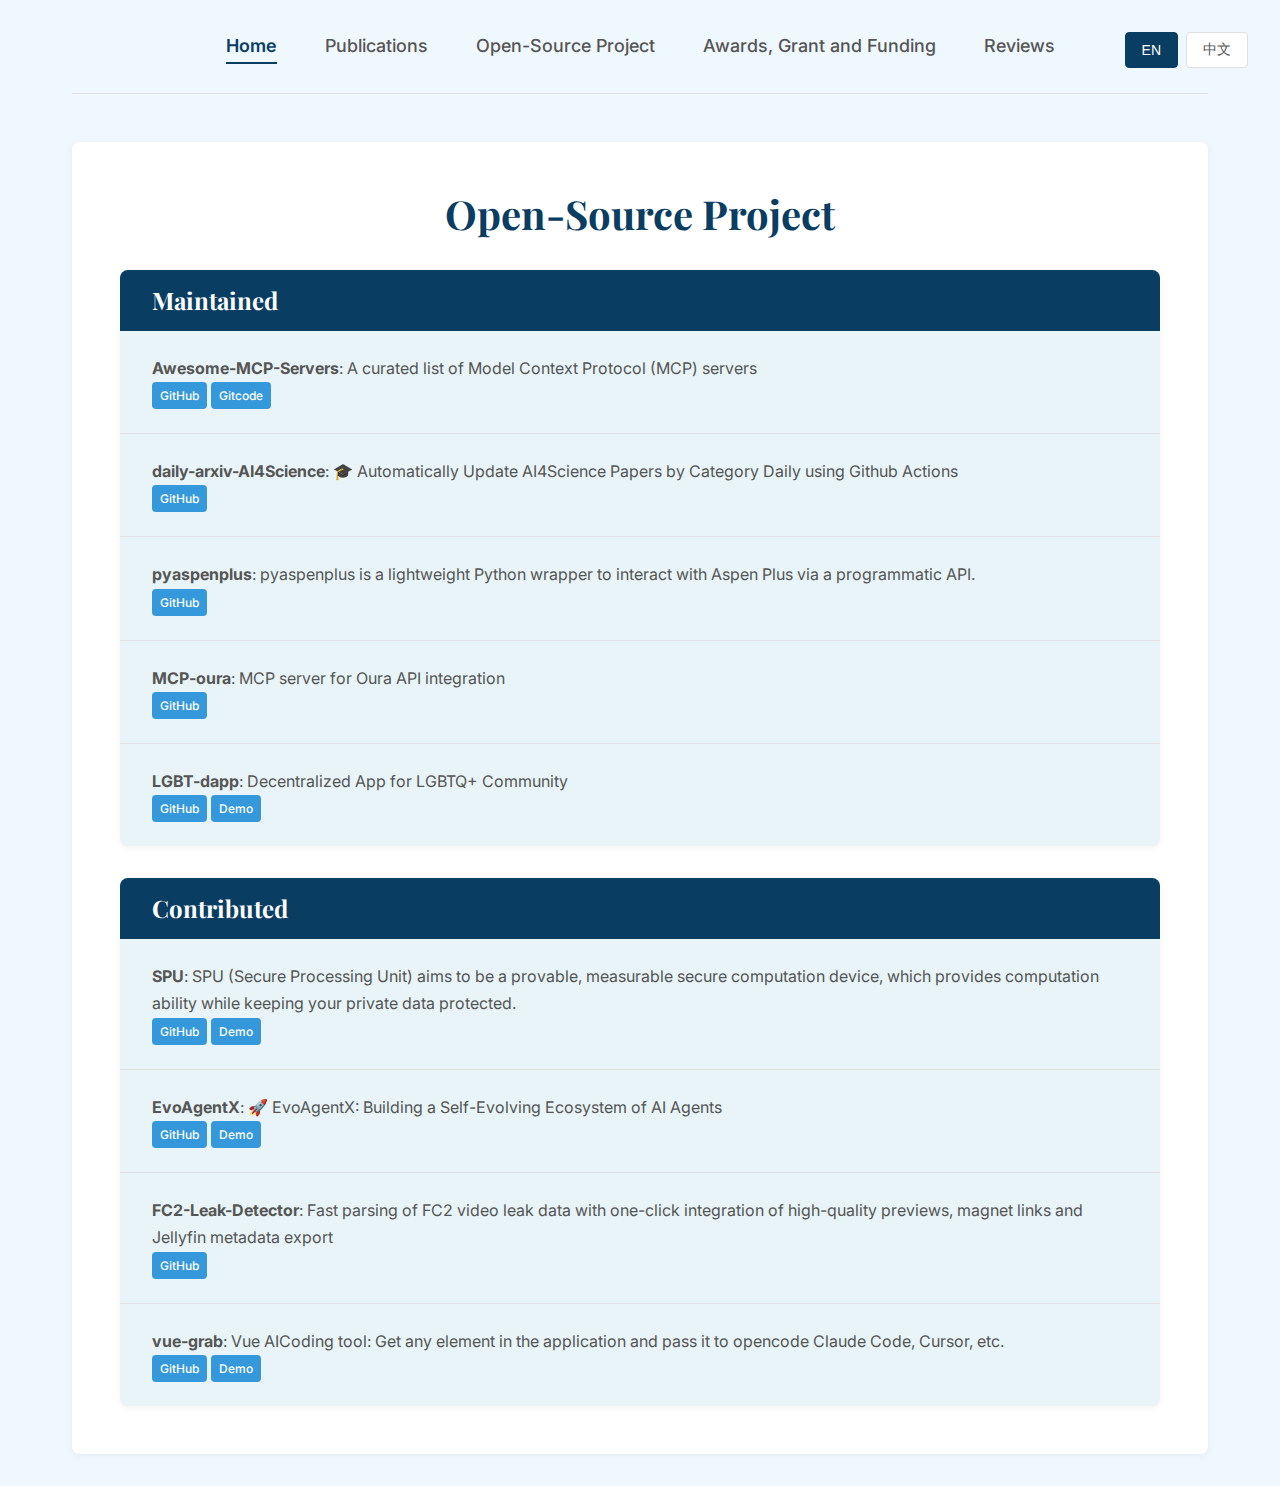
<file: opensource.html>
<!DOCTYPE html>
<html lang="en">
<head>
    <meta charset="UTF-8">
    <meta name="viewport" content="width=device-width, initial-scale=1.0">
    <title>Open-Source Project - Lan Duo</title>
    <link rel="preconnect" href="https://fonts.googleapis.com">
    <link rel="preconnect" href="https://fonts.gstatic.com" crossorigin>
    <link href="https://fonts.googleapis.com/css2?family=Playfair+Display:wght@400;700&family=Inter:wght@300;400;500;600&display=swap" rel="stylesheet">
    <link rel="stylesheet" href="styles.css">
</head>
<body>
    <div class="container">
        <!-- Language Switcher -->
        <div class="language-switcher">
            <button id="en-btn" class="lang-btn active">EN</button>
            <button id="zh-btn" class="lang-btn">中文</button>
        </div>

        <!-- Navigation -->
        <nav class="navbar">
            <ul>
                <li><a href="index.html" class="nav-link active" data-en="Home" data-zh="首页">Home</a></li>
                <li><a href="publication.html" class="nav-link" data-en="Publications" data-zh="学术论文">Publications</a></li>
                <li><a href="opensource.html" class="nav-link" data-en="Open-Source Project" data-zh="开源项目">Open-Source Project</a></li>
                <li><a href="awards.html" class="nav-link" data-en="Awards, Grant and Funding" data-zh="奖项及研究经费">Awards, Grant and Funding</a></li>
                <li><a href="review.html" class="nav-link" data-en="Reviews" data-zh="审稿">Reviews</a></li>
                <!-- <li><a href="talks.html" class="nav-link" data-en="Invited Talks" data-zh="受邀演讲">Invited Talks</a></li> -->
            </ul>
        </nav>

        <!-- Main Content -->
        <div class="main-content">
            <main class="content full-width">
                <h1 class="page-title" data-en="Open-Source Project" data-zh="开源项目">Open-Source Project</h1>
                
                <!-- Publications by Year -->
                <div class="publications-container">
                    <!-- 2026 -->
                    <div class="year-section">
                        <h2 class="year-title">Maintained</h2>
                        <div class="publication-item">
                            <p class="publication-text"><strong>Awesome-MCP-Servers</strong>: A curated list of Model Context Protocol (MCP) servers</p>
                              <a href="https://github.com/YuzeHao2023/Awesome-MCP-Servers" target="_blank" class="card-button" data-en="GitHub" data-zh="GitHub">GitHub</a>
                              <a href="https://gitcode.com/YuzeHao2023/Awesome-MCP-Servers" target="_blank" class="card-button" data-en="Gitcode" data-zh="Gitcode">Gitcode</a>
                        </div>
                        <div class="publication-item">
                            <p class="publication-text"><strong>daily-arxiv-AI4Science</strong>: 🎓 Automatically Update AI4Science Papers by Category Daily using Github Actions</p>
                              <a href="https://github.com/YuzeHao2023/daily-arxiv-AI4Science" target="_blank" class="card-button" data-en="GitHub" data-zh="GitHub">GitHub</a>
                        </div>
                        <div class="publication-item">
                            <p class="publication-text"><strong>pyaspenplus</strong>: pyaspenplus is a lightweight Python wrapper to interact with Aspen Plus via a programmatic API.</p>
                              <a href="https://github.com/YuzeHao2023/pyaspenplus" target="_blank" class="card-button" data-en="GitHub" data-zh="GitHub">GitHub</a>
                        </div>
                        <div class="publication-item">
                            <p class="publication-text"><strong>MCP-oura</strong>: MCP server for Oura API integration</p>
                              <a href="https://github.com/YuzeHao2023/MCP-oura" target="_blank" class="card-button" data-en="GitHub" data-zh="GitHub">GitHub</a>
                        </div>
                        <div class="publication-item">
                            <p class="publication-text"><strong>LGBT-dapp</strong>: Decentralized App for LGBTQ+ Community</p>
                              <a href="https://github.com/LGBT-dapp/LGBT-dapp" target="_blank" class="card-button" data-en="GitHub" data-zh="GitHub">GitHub</a>
                              <a href="https://lgbt-dapp.github.io/LGBT-dapp/#/login" target="_blank" class="card-button" data-en="Demo" data-zh="Demo">Demo</a>
                        </div>
                    </div>

                <div class="publications-container">
                    <!-- 2026 -->
                    <div class="year-section">
                        <h2 class="year-title">Contributed</h2>
                        <div class="publication-item">
                            <p class="publication-text"><strong>SPU</strong>: SPU (Secure Processing Unit) aims to be a provable, measurable secure computation device, which provides computation ability while keeping your private data protected.</p>
                              <a href="https://github.com/secretflow/spu" target="_blank" class="card-button" data-en="GitHub" data-zh="GitHub">GitHub</a>
                              <a href="https://www.secretflow.org.cn/zh-CN/docs/spu/en/" target="_blank" class="card-button" data-en="Demo" data-zh="Demo">Demo</a>
                        </div>
                        <div class="publication-item">
                            <p class="publication-text"><strong>EvoAgentX</strong>: 🚀 EvoAgentX: Building a Self-Evolving Ecosystem of AI Agents</p>
                              <a href="https://github.com/EvoAgentX/EvoAgentX" target="_blank" class="card-button" data-en="GitHub" data-zh="GitHub">GitHub</a>
                              <a href="https://evoagentx.github.io/EvoAgentX/" target="_blank" class="card-button" data-en="Demo" data-zh="Demo">Demo</a>
                        </div>
                        <div class="publication-item">
                            <p class="publication-text"><strong>FC2-Leak-Detector</strong>: Fast parsing of FC2 video leak data with one-click integration of high-quality previews, magnet links and Jellyfin metadata export</p>
                              <a href="https://github.com/soundstarrain/FC2-Leak-Detector" target="_blank" class="card-button" data-en="GitHub" data-zh="GitHub">GitHub</a>
                        </div>
                        <div class="publication-item">
                            <p class="publication-text"><strong>vue-grab</strong>: Vue AICoding tool: Get any element in the application and pass it to opencode Claude Code, Cursor, etc.</p>
                              <a href="https://github.com/EnderRomantice/vue-grab" target="_blank" class="card-button" data-en="GitHub" data-zh="GitHub">GitHub</a>
                              <a href="https://vue-grab.vercel.app/" target="_blank" class="card-button" data-en="Demo" data-zh="Demo">Demo</a>
                        </div>
                    </div>

                    <!-- 2025 -->
                    <!-- <div class="year-section">
                        <h2 class="year-title">Contributed</h2>
                        <div class="publication-item">
                            <p class="publication-text">Z Chen, <strong>Y Jia</strong>, Z Tian, WY Ma, Y Lan. "Manipulating 3D Molecules in a Fixed-Dimensional E(3)-Equivariant Latent Space." <i>NeurIPS</i>, 2025.</p>
                        </div>
                        <div class="publication-item">
                            <p class="publication-text">Z Yang, H Xie, <strong>Y Jia</strong>, X Kong, J Zheng, Z Zhang, Y Liu, L Liu, Y Lan. "CPSea: Large-scale cyclic peptide-protein complex dataset for machine learning in cyclic peptide design." <i>NeurIPS</i>, 2025.</p>
                        </div>
                        <div class="publication-item">
                            <p class="publication-text">W Zhu, C Li, X Tian, Y Wang, <strong>Y Jia</strong>, J Wang, B Gao, YQ Zhang, WY Ma, Y Lan. "Coder as Editor: Code-driven Interpretable Molecular Optimization." <i>arXiv preprint arXiv:2510.14455</i>, 2025.</p>
                        </div>
                        <div class="publication-item">
                            <p class="publication-text">Y Shi, <strong>Y Jia</strong>, W Zhang. "Molecular and neural basis of vomiting behavior in Drosophila melanogaster." <i>Science Advances</i> 11 (37), eadv1143, 2025.</p>
                        </div>
                        <div class="publication-item">
                            <p class="publication-text">W Zhu, J Wang, B Gao, <strong>Y Jia</strong>, H Tan, YQ Zhang, WY Ma, Y Lan. "AANet: Virtual Screening under Structural Uncertainty via Alignment and Aggregation." <i>arXiv preprint arXiv:2506.05768</i>, 2025.</p>
                        </div>
                        <div class="publication-item">
                            <p class="publication-text">X Hong, B Gao, <strong>Y Jia</strong>, W Zhu, Q Chen, X Tian, Z Zhong, J Wang, Y Lan. "How Good is AlphaFold3 at Ranking Drug Binding Affinities?" <i>ICML GenBio Workshop</i>, 2025.</p>
                        </div>
                        <div class="publication-item">
                            <p class="publication-text">Y Huang, B Gao, <strong>Y Jia</strong>, H Ma, WY Ma, YQ Zhang, Y Lan. "Redefining the task of Bioactivity Prediction." <i>ICLR</i>, 2025.</p>
                        </div>
                        <div class="publication-item">
                            <p class="publication-text">H Tan, B Gao, J Li, Y Huang, W Zhu, J Wang, <strong>Y Jia</strong>, Y Mo, YQ Zhang, WY Ma, Y Lan. "Multi-Granular Contrastive Alignment and Fusion for Fragment-Enhanced Virtual Screening." <i>ICML GenBio Workshop</i>, 2025.</p>
                        </div>
                    </div> -->

                    <!-- 2024 -->
                    <!-- <div class="year-section">
                        <h2 class="year-title">2024</h2>
                        <div class="publication-item">
                            <p class="publication-text">X Kong, <strong>Y Jia</strong>, W Huang, Y Liu. "Full-atom peptide design with geometric latent diffusion." <i>NeurIPS</i>, 2024.</p>
                        </div>
                        <div class="publication-item">
                            <p class="publication-text">X Peng, F Guo, R Guo, J Sun, J Guan, <strong>Y Jia</strong>, Y Xu, Y Huang, M Zhang, J Peng, X Wang, C Han, Z Wang, J Ma. "Atom-level generative foundation model for molecular interaction with pockets." <i>bioRxiv</i>, 2024.10.17.618827.</p>
                        </div>
                        <div class="publication-item">
                            <p class="publication-text">S Feng, J Zheng, <strong>Y Jia</strong>, Y Huang, F Zhou, WY Ma, Y Lan. "MoleculeCLA: Rethinking Molecular Benchmark via Computational Ligand-Target Binding Analysis." <i>arXiv preprint arXiv:2406.17797</i>, 2024.</p>
                        </div>
                        <div class="publication-item">
                            <p class="publication-text">Y Huang, B Gao, <strong>Y Jia</strong>, H Ma, WY Ma, YQ Zhang, Y Lan. "SIU: A Million-Scale Structural Small Molecule-Protein Interaction Dataset for Unbiased Bioactivity Prediction." <i>arXiv preprint arXiv:2406.08961</i>, 2024.</p>
                        </div>
                        <div class="publication-item">
                            <p class="publication-text">Y Mo, X Hong, B Gao, <strong>Y Jia</strong>, Y Lan. "Multi-level interaction modeling for protein mutational effect prediction." <i>arXiv preprint arXiv:2405.17802</i>, 2024.</p>
                        </div>
                        <div class="publication-item">
                            <p class="publication-text">S Feng, M Li, <strong>Y Jia</strong>, W Ma, Y Lan. "Protein-ligand binding representation learning from fine-grained interactions." <i>ICLR</i>, 2024.</p>
                        </div>
                        <div class="publication-item">
                            <p class="publication-text">B Gao, <strong>Y Jia</strong>, Y Mo, Y Ni, W Ma, Z Ma, Y Lan. "ProFSA: Self-supervised Pocket Pretraining via Protein Fragment-Surroundings Alignment." <i>ICLR</i>, 2024.</p>
                        </div>
                    </div> -->

                    <!-- 2023 -->
                    <!-- <div class="year-section">
                        <h2 class="year-title">2023</h2>
                        <div class="publication-item">
                            <p class="publication-text">B Gao, B Qiang, H Tan, <strong>Y Jia</strong>, M Ren, M Lu, J Liu, WY Ma, Y Lan. "Drugclip: Contrastive protein-molecule representation learning for virtual screening." <i>NeurIPS</i>, 2023.</p>
                        </div>
                        <div class="publication-item">
                            <p class="publication-text">P Jin, B Zhu, <strong>Y Jia</strong>, Y Zhang, W Wang, Y Shen, Y Zhong, Y Zheng, Y Wang, Y Tong, W Zhang, S Li. "Single-cell transcriptomics reveals the brain evolution of web-building spiders." <i>Nature Ecology & Evolution</i> 7 (12), 2125-2142, 2023.</p>
                        </div>
                    </div> -->

                    <!-- 2022 -->
                    <!-- <div class="year-section">
                        <h2 class="year-title">2022</h2>
                        <div class="publication-item">
                            <p class="publication-text"><strong>Y Jia</strong>, S Li, X Guo, B Lei, J Hu, XH Xu, W Zhang. "Selfee, self-supervised features extraction of animal behaviors." <i>eLife</i>, 2022.</p>
                        </div>
                        <div class="publication-item">
                            <p class="publication-text">R Luo, Y Zhang, <strong>Y Jia</strong>, Y Zhang, Z Li, J Zhao, T Liu, W Zhang. "Molecular basis and homeostatic regulation of Zinc taste." <i>Protein & cell</i> 13 (6), 462-469, 2022.</p>
                        </div>
                    </div> -->

                    <!-- 2021 -->
                    <!-- <div class="year-section">
                        <h2 class="year-title">2021</h2>
                        <div class="publication-item">
                            <p class="publication-text">Y Hu, <strong>Y Jia</strong>, T Deng, T Liu, W Zhang. "Molecular Mechanisms for Frequency Specificity in a Drosophila Hearing Organ." <i>bioRxiv</i>, 2021.07.11.451973.</p>
                        </div>
                    </div> -->

                    <!-- 2020 -->
                    <!-- <div class="year-section">
                        <h2 class="year-title">2020</h2>
                        <div class="publication-item">
                            <p class="publication-text">P Wang, <strong>Y Jia</strong>, T Liu, YN Jan, W Zhang. "Visceral mechano-sensing neurons control Drosophila feeding by using Piezo as a sensor." <i>Neuron</i> 108 (4), 640-650. e4, 2020.</p>
                        </div>
                    </div> -->

                    <!-- 2019 -->
                    <!-- <div class="year-section">
                        <h2 class="year-title">2019</h2>
                        <div class="publication-item">
                            <p class="publication-text">Z Zhang, T Li, Y Wu, <strong>Y Jia</strong>, C Tan, X Xu, G Wang, J Lv, W Zhang, Y He, J Pei, C Ma, G Li, H Xu, L Shi, H Peng, H Li. "Truly Concomitant and Independently Expressed Short‐and Long‐Term Plasticity in a Bi2O2Se‐Based Three‐Terminal Memristor." <i>Advanced Materials</i> 31 (3), 1805769, 2019.</p>
                        </div>
                    </div> -->
                </div>
            </main>
        </div>
    </div>

    <script src="script.js"></script>
</body>
</html>
</file>
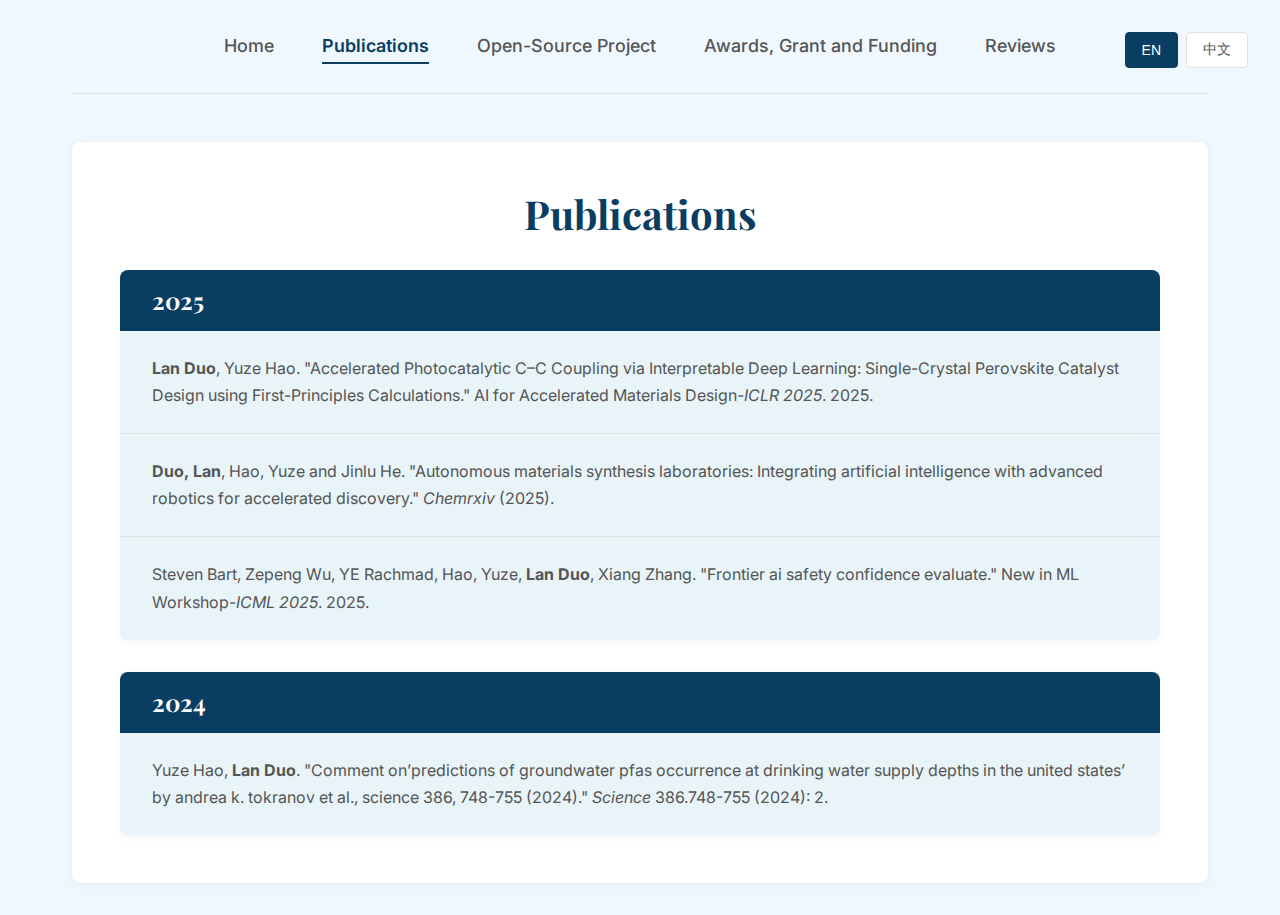
<file: publication.html>
<!DOCTYPE html>
<html lang="en">
<head>
    <meta charset="UTF-8">
    <meta name="viewport" content="width=device-width, initial-scale=1.0">
    <title>Publications - Lan Duo</title>
    <link rel="preconnect" href="https://fonts.googleapis.com">
    <link rel="preconnect" href="https://fonts.gstatic.com" crossorigin>
    <link href="https://fonts.googleapis.com/css2?family=Playfair+Display:wght@400;700&family=Inter:wght@300;400;500;600&display=swap" rel="stylesheet">
    <link rel="stylesheet" href="styles.css">
</head>
<body>
    <div class="container">
        <!-- Language Switcher -->
        <div class="language-switcher">
            <button id="en-btn" class="lang-btn active">EN</button>
            <button id="zh-btn" class="lang-btn">中文</button>
        </div>

        <!-- Navigation -->
        <nav class="navbar">
            <ul>
                <li><a href="index.html" class="nav-link" data-en="Home" data-zh="首页">Home</a></li>
                <li><a href="publication.html" class="nav-link active" data-en="Publications" data-zh="学术论文">Publications</a></li>
                <li><a href="opensource.html" class="nav-link" data-en="Open-Source Project" data-zh="开源项目">Open-Source Project</a></li>
                <li><a href="awards.html" class="nav-link" data-en="Awards, Grant and Funding" data-zh="奖项及研究经费">Awards, Grant and Funding</a></li>
                <li><a href="review.html" class="nav-link" data-en="Reviews" data-zh="审稿">Reviews</a></li>
                <!-- <li><a href="talks.html" class="nav-link" data-en="Invited Talks" data-zh="受邀演讲">Invited Talks</a></li> -->
            </ul>
        </nav>

        <!-- Main Content -->
        <div class="main-content">
            <main class="content full-width">
                <h1 class="page-title" data-en="Publications" data-zh="学术成果">Publications</h1>
                
                <!-- Publications by Year -->
                <div class="publications-container">
                    <!-- 2026 -->
                    <!-- <div class="year-section">
                        <h2 class="year-title">2026</h2>
                        <div class="publication-item">
                            <p class="publication-text">Chen-Wei Liu, Jianchao Li, Tianzi Wang, Cheng Liu, <strong>Yuze Hao</strong>, Huan Wang, Xiang Gao, Yandong Jia & Hua-Xin Peng: Revealing the role of magnesium in achieving superior SiC–Al interfacial bonding via in-situ TEM observation, <i>Materials Research Letters</i>, 2026.</p>
                        </div>
                    </div> -->

                    <!-- 2025 -->
                    <!-- <div class="year-section">
                        <h2 class="year-title">2025</h2>
                        <div class="publication-item">
                            <p class="publication-text">Z Chen, <strong>Y Jia</strong>, Z Tian, WY Ma, Y Lan. "Manipulating 3D Molecules in a Fixed-Dimensional E(3)-Equivariant Latent Space." <i>NeurIPS</i>, 2025.</p>
                        </div>
                        <div class="publication-item">
                            <p class="publication-text">Z Yang, H Xie, <strong>Y Jia</strong>, X Kong, J Zheng, Z Zhang, Y Liu, L Liu, Y Lan. "CPSea: Large-scale cyclic peptide-protein complex dataset for machine learning in cyclic peptide design." <i>NeurIPS</i>, 2025.</p>
                        </div>
                        <div class="publication-item">
                            <p class="publication-text">W Zhu, C Li, X Tian, Y Wang, <strong>Y Jia</strong>, J Wang, B Gao, YQ Zhang, WY Ma, Y Lan. "Coder as Editor: Code-driven Interpretable Molecular Optimization." <i>arXiv preprint arXiv:2510.14455</i>, 2025.</p>
                        </div>
                        <div class="publication-item">
                            <p class="publication-text">Y Shi, <strong>Y Jia</strong>, W Zhang. "Molecular and neural basis of vomiting behavior in Drosophila melanogaster." <i>Science Advances</i> 11 (37), eadv1143, 2025.</p>
                        </div>
                        <div class="publication-item">
                            <p class="publication-text">W Zhu, J Wang, B Gao, <strong>Y Jia</strong>, H Tan, YQ Zhang, WY Ma, Y Lan. "AANet: Virtual Screening under Structural Uncertainty via Alignment and Aggregation." <i>arXiv preprint arXiv:2506.05768</i>, 2025.</p>
                        </div>
                        <div class="publication-item">
                            <p class="publication-text">X Hong, B Gao, <strong>Y Jia</strong>, W Zhu, Q Chen, X Tian, Z Zhong, J Wang, Y Lan. "How Good is AlphaFold3 at Ranking Drug Binding Affinities?" <i>ICML GenBio Workshop</i>, 2025.</p>
                        </div>
                        <div class="publication-item">
                            <p class="publication-text">Y Huang, B Gao, <strong>Y Jia</strong>, H Ma, WY Ma, YQ Zhang, Y Lan. "Redefining the task of Bioactivity Prediction." <i>ICLR</i>, 2025.</p>
                        </div>
                        <div class="publication-item">
                            <p class="publication-text">H Tan, B Gao, J Li, Y Huang, W Zhu, J Wang, <strong>Y Jia</strong>, Y Mo, YQ Zhang, WY Ma, Y Lan. "Multi-Granular Contrastive Alignment and Fusion for Fragment-Enhanced Virtual Screening." <i>ICML GenBio Workshop</i>, 2025.</p>
                        </div>
                    </div>

                    <!-- 2024 -->
                    <!-- <div class="year-section">
                        <h2 class="year-title">2024</h2>
                        <div class="publication-item">
                            <p class="publication-text">X Kong, <strong>Y Jia</strong>, W Huang, Y Liu. "Full-atom peptide design with geometric latent diffusion." <i>NeurIPS</i>, 2024.</p>
                        </div>
                        <div class="publication-item">
                            <p class="publication-text">X Peng, F Guo, R Guo, J Sun, J Guan, <strong>Y Jia</strong>, Y Xu, Y Huang, M Zhang, J Peng, X Wang, C Han, Z Wang, J Ma. "Atom-level generative foundation model for molecular interaction with pockets." <i>bioRxiv</i>, 2024.10.17.618827.</p>
                        </div>
                        <div class="publication-item">
                            <p class="publication-text">S Feng, J Zheng, <strong>Y Jia</strong>, Y Huang, F Zhou, WY Ma, Y Lan. "MoleculeCLA: Rethinking Molecular Benchmark via Computational Ligand-Target Binding Analysis." <i>arXiv preprint arXiv:2406.17797</i>, 2024.</p>
                        </div>
                        <div class="publication-item">
                            <p class="publication-text">Y Huang, B Gao, <strong>Y Jia</strong>, H Ma, WY Ma, YQ Zhang, Y Lan. "SIU: A Million-Scale Structural Small Molecule-Protein Interaction Dataset for Unbiased Bioactivity Prediction." <i>arXiv preprint arXiv:2406.08961</i>, 2024.</p>
                        </div>
                        <div class="publication-item">
                            <p class="publication-text">Y Mo, X Hong, B Gao, <strong>Y Jia</strong>, Y Lan. "Multi-level interaction modeling for protein mutational effect prediction." <i>arXiv preprint arXiv:2405.17802</i>, 2024.</p>
                        </div>
                        <div class="publication-item">
                            <p class="publication-text">S Feng, M Li, <strong>Y Jia</strong>, W Ma, Y Lan. "Protein-ligand binding representation learning from fine-grained interactions." <i>ICLR</i>, 2024.</p>
                        </div>
                        <div class="publication-item">
                            <p class="publication-text">B Gao, <strong>Y Jia</strong>, Y Mo, Y Ni, W Ma, Z Ma, Y Lan. "ProFSA: Self-supervised Pocket Pretraining via Protein Fragment-Surroundings Alignment." <i>ICLR</i>, 2024.</p>
                        </div>
                    </div> -->

                    <!-- 2023 -->
                    <!-- <div class="year-section">
                        <h2 class="year-title">2023</h2>
                        <div class="publication-item">
                            <p class="publication-text">B Gao, B Qiang, H Tan, <strong>Y Jia</strong>, M Ren, M Lu, J Liu, WY Ma, Y Lan. "Drugclip: Contrastive protein-molecule representation learning for virtual screening." <i>NeurIPS</i>, 2023.</p>
                        </div>
                        <div class="publication-item">
                            <p class="publication-text">P Jin, B Zhu, <strong>Y Jia</strong>, Y Zhang, W Wang, Y Shen, Y Zhong, Y Zheng, Y Wang, Y Tong, W Zhang, S Li. "Single-cell transcriptomics reveals the brain evolution of web-building spiders." <i>Nature Ecology & Evolution</i> 7 (12), 2125-2142, 2023.</p>
                        </div>
                    </div> -->

                    <!-- 2022 -->
                    <!-- <div class="year-section">
                        <h2 class="year-title">2022</h2>
                        <div class="publication-item">
                            <p class="publication-text"><strong>Y Jia</strong>, S Li, X Guo, B Lei, J Hu, XH Xu, W Zhang. "Selfee, self-supervised features extraction of animal behaviors." <i>eLife</i>, 2022.</p>
                        </div>
                        <div class="publication-item">
                            <p class="publication-text">R Luo, Y Zhang, <strong>Y Jia</strong>, Y Zhang, Z Li, J Zhao, T Liu, W Zhang. "Molecular basis and homeostatic regulation of Zinc taste." <i>Protein & cell</i> 13 (6), 462-469, 2022.</p>
                        </div>
                    </div>  -->

                    <!-- 2021 -->
                    <div class="year-section">
                        <h2 class="year-title">2025</h2>
                        <div class="publication-item">
                            <p class="publication-text"><strong>Lan Duo</strong>, Yuze Hao. "Accelerated Photocatalytic C–C Coupling via Interpretable Deep Learning: Single-Crystal Perovskite Catalyst Design using First-Principles Calculations." AI for Accelerated Materials Design-<i>ICLR 2025</i>. 2025.</p>
                        </div>
                        <div class="publication-item">
                            <p class="publication-text"><strong>Duo, Lan</strong>, Hao, Yuze and Jinlu He. "Autonomous materials synthesis laboratories: Integrating artificial intelligence with advanced robotics for accelerated discovery." <i>Chemrxiv</i> (2025).</p>
                        </div>
                        <div class="publication-item">
                            <p class="publication-text">Steven Bart, Zepeng Wu, YE Rachmad, Hao, Yuze, <strong>Lan Duo</strong>, Xiang Zhang. "Frontier ai safety confidence evaluate." New in ML Workshop-<i>ICML 2025</i>. 2025.</p>
                        </div>
                        <!-- <div class="publication-item">
                            <p class="publication-text"><strong>Hao, Yuze</strong>, Yueqi Wang. "Unveiling anomalous curling stone trajectories: A multi-modal deep learning approach to friction dynamics and the quasi-liquid layer." <i>Agents4Science 2025 Conference</i>. 2025.</p>
                        </div>
                        <div class="publication-item">
                            <p class="publication-text"><strong>Hao, Yuze</strong>, X Yan, Lan Duo, H Hu, J He. "Diffusion Models for 3D Molecular and Crystal Structure Generation: Advancing Materials Discovery through Equivariance, Multi-Property Design, and Synthesizability." New in ML Workshop-<i>ICML 2025</i>. 2025.</p>
                        </div> -->
                    </div>

                    <!-- 2020 -->
                    <div class="year-section">
                        <h2 class="year-title">2024</h2>
                        <div class="publication-item">
                            <p class="publication-text">Yuze Hao, <strong>Lan Duo</strong>. "Comment on’predictions of groundwater pfas occurrence at drinking water supply depths in the united states’ by andrea k. tokranov et al., science 386, 748-755 (2024)." <i>Science</i> 386.748-755 (2024): 2.</p>
                        </div>
                    </div>

                    <!-- 2019 -->
                    <!-- <div class="year-section">
                        <h2 class="year-title">2023</h2>
                        <div class="publication-item">
                            <p class="publication-text"><strong>Hao, Yuze</strong>, and Yueqi Wang. "Quasi liquid layer-pressure asymmetrical model for the motion of of a curling rock on ice surface." arXiv preprint arXiv:2302.11348 (2023).</p>
                        </div>
                    </div> -->
                </div>
            </main>
        </div>
    </div>

    <script src="script.js"></script>
</body>
</html>
</file>
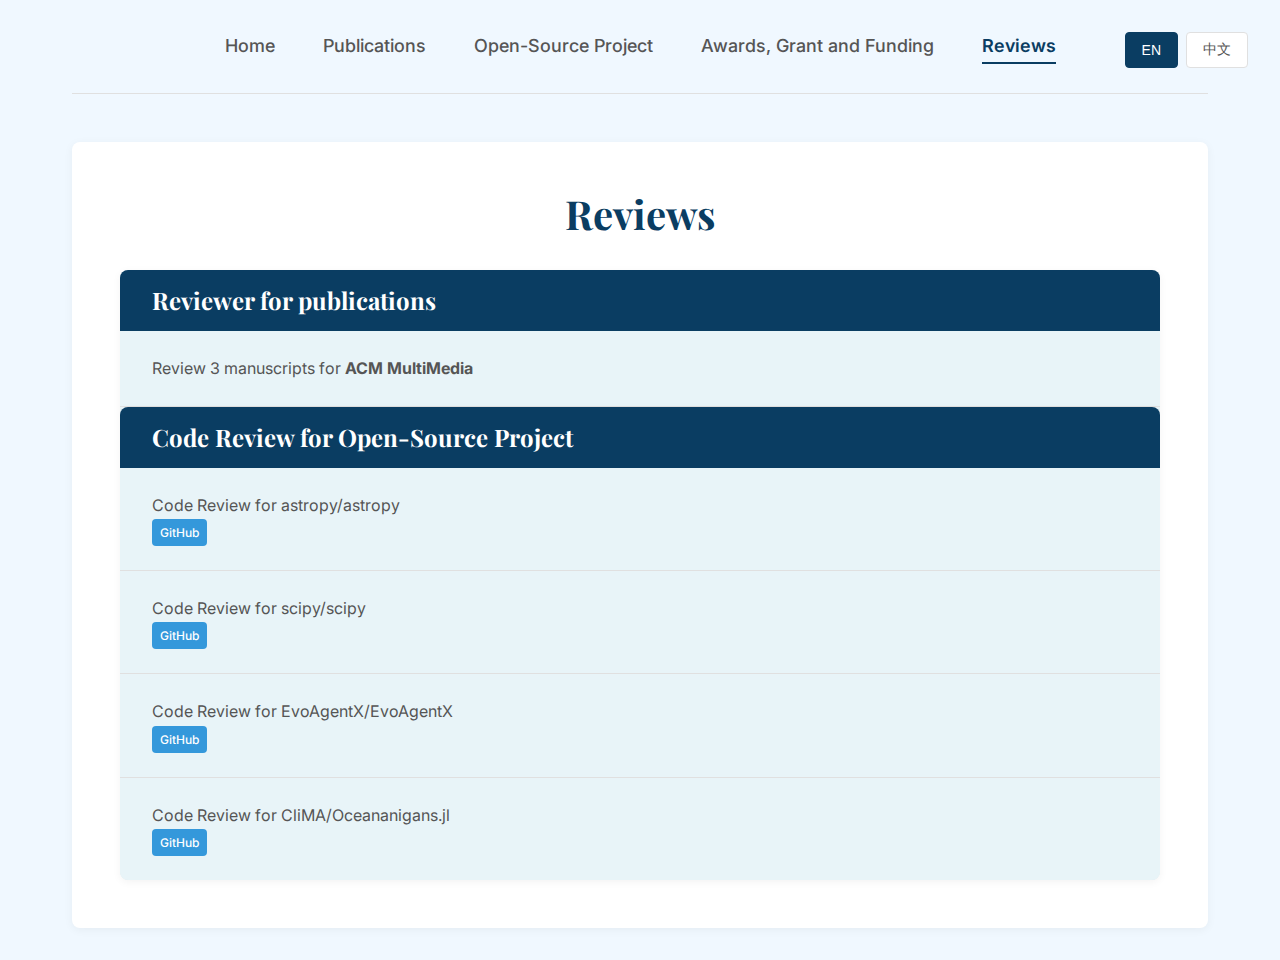
<file: review.html>
<!DOCTYPE html>
<html lang="en">
<head>
    <meta charset="UTF-8">
    <meta name="viewport" content="width=device-width, initial-scale=1.0">
    <title>Reviews - Lan Duo</title>
    <link rel="preconnect" href="https://fonts.googleapis.com">
    <link rel="preconnect" href="https://fonts.gstatic.com" crossorigin>
    <link href="https://fonts.googleapis.com/css2?family=Playfair+Display:wght@400;700&family=Inter:wght@300;400;500;600&display=swap" rel="stylesheet">
    <link rel="stylesheet" href="styles.css">
</head>
<body>
    <div class="container">
        <!-- Language Switcher -->
        <div class="language-switcher">
            <button id="en-btn" class="lang-btn active">EN</button>
            <button id="zh-btn" class="lang-btn">中文</button>
        </div>

        <!-- Navigation -->
        <nav class="navbar">
            <ul>
                <li><a href="index.html" class="nav-link" data-en="Home" data-zh="首页">Home</a></li>
                <li><a href="publication.html" class="nav-link" data-en="Publications" data-zh="学术论文">Publications</a></li>
                <li><a href="opensource.html" class="nav-link" data-en="Open-Source Project" data-zh="开源项目">Open-Source Project</a></li>
                <li><a href="awards.html" class="nav-link" data-en="Awards, Grant and Funding" data-zh="奖项及研究经费">Awards, Grant and Funding</a></li>
                <li><a href="review.html" class="nav-link active" data-en="Reviews" data-zh="审稿">Reviews</a></li>
                <!-- <li><a href="talks.html" class="nav-link" data-en="Invited Talks" data-zh="受邀演讲">Invited Talks</a></li> -->
            </ul>
        </nav>

        <!-- Main Content -->
        <div class="main-content">
            <main class="content full-width">
                <h1 class="page-title" data-en="Reviews" data-zh="审稿">Reviews</h1>
                
                <!-- Publications by Year -->
                <div class="publications-container">
                    <!-- 2026 -->
                    <div class="year-section">
                        <h2 class="year-title">Reviewer for publications</h2>
                        <div class="publication-item">
                            <p class="publication-text">Review 3 manuscripts for <strong>ACM MultiMedia</strong></p>
                              <!-- <a href="https://github.com/YuzeHao2023/Awesome-MCP-Servers" target="_blank" class="card-button" data-en="GitHub" data-zh="GitHub">GitHub</a>
                              <a href="https://gitcode.com/YuzeHao2023/Awesome-MCP-Servers" target="_blank" class="card-button" data-en="Gitcode" data-zh="Gitcode">Gitcode</a>
                        </div>
                        <div class="publication-item">
                            <p class="publication-text"><strong>daily-arxiv-AI4Science</strong>: 🎓 Automatically Update AI4Science Papers by Category Daily using Github Actions</p>
                              <a href="https://github.com/YuzeHao2023/daily-arxiv-AI4Science" target="_blank" class="card-button" data-en="GitHub" data-zh="GitHub">GitHub</a>
                        </div>
                        <div class="publication-item">
                            <p class="publication-text"><strong>pyaspenplus</strong>: pyaspenplus is a lightweight Python wrapper to interact with Aspen Plus via a programmatic API.</p>
                              <a href="https://github.com/YuzeHao2023/pyaspenplus" target="_blank" class="card-button" data-en="GitHub" data-zh="GitHub">GitHub</a>
                        </div>
                        <div class="publication-item">
                            <p class="publication-text"><strong>MCP-oura</strong>: MCP server for Oura API integration</p>
                              <a href="https://github.com/YuzeHao2023/MCP-oura" target="_blank" class="card-button" data-en="GitHub" data-zh="GitHub">GitHub</a>
                        </div>
                        <div class="publication-item">
                            <p class="publication-text"><strong>LGBT-dapp</strong>: Decentralized App for LGBTQ+ Community</p>
                              <a href="https://github.com/LGBT-dapp/LGBT-dapp" target="_blank" class="card-button" data-en="GitHub" data-zh="GitHub">GitHub</a>
                              <a href="https://lgbt-dapp.github.io/LGBT-dapp/#/login" target="_blank" class="card-button" data-en="Demo" data-zh="Demo">Demo</a>
                        </div> -->
                    </div>

                <div class="publications-container">
                    <!-- 2026 -->
                    <div class="year-section">
                        <h2 class="year-title">Code Review for Open-Source Project</h2>
                        <div class="publication-item">
                            <p class="publication-text">Code Review for astropy/astropy</p>
                              <a href="https://github.com/astropy/astropy" target="_blank" class="card-button" data-en="GitHub" data-zh="GitHub">GitHub</a>
                        </div>
                        <div class="publication-item">
                            <p class="publication-text">Code Review for scipy/scipy</p>
                              <a href="https://github.com/scipy/scipy" target="_blank" class="card-button" data-en="GitHub" data-zh="GitHub">GitHub</a>
                        </div>
                        <div class="publication-item">
                            <p class="publication-text">Code Review for EvoAgentX/EvoAgentX</p>
                              <a href="https://github.com/EvoAgentX/EvoAgentX" target="_blank" class="card-button" data-en="GitHub" data-zh="GitHub">GitHub</a>
                        </div>
                        <div class="publication-item">
                            <p class="publication-text">Code Review for CliMA/Oceananigans.jl</p>
                              <a href="https://github.com/CliMA/Oceananigans.jl" target="_blank" class="card-button" data-en="GitHub" data-zh="GitHub">GitHub</a>
                        </div>
                    </div>

                    <!-- 2025 -->
                    <!-- <div class="year-section">
                        <h2 class="year-title">Contributed</h2>
                        <div class="publication-item">
                            <p class="publication-text">Z Chen, <strong>Y Jia</strong>, Z Tian, WY Ma, Y Lan. "Manipulating 3D Molecules in a Fixed-Dimensional E(3)-Equivariant Latent Space." <i>NeurIPS</i>, 2025.</p>
                        </div>
                        <div class="publication-item">
                            <p class="publication-text">Z Yang, H Xie, <strong>Y Jia</strong>, X Kong, J Zheng, Z Zhang, Y Liu, L Liu, Y Lan. "CPSea: Large-scale cyclic peptide-protein complex dataset for machine learning in cyclic peptide design." <i>NeurIPS</i>, 2025.</p>
                        </div>
                        <div class="publication-item">
                            <p class="publication-text">W Zhu, C Li, X Tian, Y Wang, <strong>Y Jia</strong>, J Wang, B Gao, YQ Zhang, WY Ma, Y Lan. "Coder as Editor: Code-driven Interpretable Molecular Optimization." <i>arXiv preprint arXiv:2510.14455</i>, 2025.</p>
                        </div>
                        <div class="publication-item">
                            <p class="publication-text">Y Shi, <strong>Y Jia</strong>, W Zhang. "Molecular and neural basis of vomiting behavior in Drosophila melanogaster." <i>Science Advances</i> 11 (37), eadv1143, 2025.</p>
                        </div>
                        <div class="publication-item">
                            <p class="publication-text">W Zhu, J Wang, B Gao, <strong>Y Jia</strong>, H Tan, YQ Zhang, WY Ma, Y Lan. "AANet: Virtual Screening under Structural Uncertainty via Alignment and Aggregation." <i>arXiv preprint arXiv:2506.05768</i>, 2025.</p>
                        </div>
                        <div class="publication-item">
                            <p class="publication-text">X Hong, B Gao, <strong>Y Jia</strong>, W Zhu, Q Chen, X Tian, Z Zhong, J Wang, Y Lan. "How Good is AlphaFold3 at Ranking Drug Binding Affinities?" <i>ICML GenBio Workshop</i>, 2025.</p>
                        </div>
                        <div class="publication-item">
                            <p class="publication-text">Y Huang, B Gao, <strong>Y Jia</strong>, H Ma, WY Ma, YQ Zhang, Y Lan. "Redefining the task of Bioactivity Prediction." <i>ICLR</i>, 2025.</p>
                        </div>
                        <div class="publication-item">
                            <p class="publication-text">H Tan, B Gao, J Li, Y Huang, W Zhu, J Wang, <strong>Y Jia</strong>, Y Mo, YQ Zhang, WY Ma, Y Lan. "Multi-Granular Contrastive Alignment and Fusion for Fragment-Enhanced Virtual Screening." <i>ICML GenBio Workshop</i>, 2025.</p>
                        </div>
                    </div> -->

                    <!-- 2024 -->
                    <!-- <div class="year-section">
                        <h2 class="year-title">2024</h2>
                        <div class="publication-item">
                            <p class="publication-text">X Kong, <strong>Y Jia</strong>, W Huang, Y Liu. "Full-atom peptide design with geometric latent diffusion." <i>NeurIPS</i>, 2024.</p>
                        </div>
                        <div class="publication-item">
                            <p class="publication-text">X Peng, F Guo, R Guo, J Sun, J Guan, <strong>Y Jia</strong>, Y Xu, Y Huang, M Zhang, J Peng, X Wang, C Han, Z Wang, J Ma. "Atom-level generative foundation model for molecular interaction with pockets." <i>bioRxiv</i>, 2024.10.17.618827.</p>
                        </div>
                        <div class="publication-item">
                            <p class="publication-text">S Feng, J Zheng, <strong>Y Jia</strong>, Y Huang, F Zhou, WY Ma, Y Lan. "MoleculeCLA: Rethinking Molecular Benchmark via Computational Ligand-Target Binding Analysis." <i>arXiv preprint arXiv:2406.17797</i>, 2024.</p>
                        </div>
                        <div class="publication-item">
                            <p class="publication-text">Y Huang, B Gao, <strong>Y Jia</strong>, H Ma, WY Ma, YQ Zhang, Y Lan. "SIU: A Million-Scale Structural Small Molecule-Protein Interaction Dataset for Unbiased Bioactivity Prediction." <i>arXiv preprint arXiv:2406.08961</i>, 2024.</p>
                        </div>
                        <div class="publication-item">
                            <p class="publication-text">Y Mo, X Hong, B Gao, <strong>Y Jia</strong>, Y Lan. "Multi-level interaction modeling for protein mutational effect prediction." <i>arXiv preprint arXiv:2405.17802</i>, 2024.</p>
                        </div>
                        <div class="publication-item">
                            <p class="publication-text">S Feng, M Li, <strong>Y Jia</strong>, W Ma, Y Lan. "Protein-ligand binding representation learning from fine-grained interactions." <i>ICLR</i>, 2024.</p>
                        </div>
                        <div class="publication-item">
                            <p class="publication-text">B Gao, <strong>Y Jia</strong>, Y Mo, Y Ni, W Ma, Z Ma, Y Lan. "ProFSA: Self-supervised Pocket Pretraining via Protein Fragment-Surroundings Alignment." <i>ICLR</i>, 2024.</p>
                        </div>
                    </div> -->

                    <!-- 2023 -->
                    <!-- <div class="year-section">
                        <h2 class="year-title">2023</h2>
                        <div class="publication-item">
                            <p class="publication-text">B Gao, B Qiang, H Tan, <strong>Y Jia</strong>, M Ren, M Lu, J Liu, WY Ma, Y Lan. "Drugclip: Contrastive protein-molecule representation learning for virtual screening." <i>NeurIPS</i>, 2023.</p>
                        </div>
                        <div class="publication-item">
                            <p class="publication-text">P Jin, B Zhu, <strong>Y Jia</strong>, Y Zhang, W Wang, Y Shen, Y Zhong, Y Zheng, Y Wang, Y Tong, W Zhang, S Li. "Single-cell transcriptomics reveals the brain evolution of web-building spiders." <i>Nature Ecology & Evolution</i> 7 (12), 2125-2142, 2023.</p>
                        </div>
                    </div> -->

                    <!-- 2022 -->
                    <!-- <div class="year-section">
                        <h2 class="year-title">2022</h2>
                        <div class="publication-item">
                            <p class="publication-text"><strong>Y Jia</strong>, S Li, X Guo, B Lei, J Hu, XH Xu, W Zhang. "Selfee, self-supervised features extraction of animal behaviors." <i>eLife</i>, 2022.</p>
                        </div>
                        <div class="publication-item">
                            <p class="publication-text">R Luo, Y Zhang, <strong>Y Jia</strong>, Y Zhang, Z Li, J Zhao, T Liu, W Zhang. "Molecular basis and homeostatic regulation of Zinc taste." <i>Protein & cell</i> 13 (6), 462-469, 2022.</p>
                        </div>
                    </div> -->

                    <!-- 2021 -->
                    <!-- <div class="year-section">
                        <h2 class="year-title">2021</h2>
                        <div class="publication-item">
                            <p class="publication-text">Y Hu, <strong>Y Jia</strong>, T Deng, T Liu, W Zhang. "Molecular Mechanisms for Frequency Specificity in a Drosophila Hearing Organ." <i>bioRxiv</i>, 2021.07.11.451973.</p>
                        </div>
                    </div> -->

                    <!-- 2020 -->
                    <!-- <div class="year-section">
                        <h2 class="year-title">2020</h2>
                        <div class="publication-item">
                            <p class="publication-text">P Wang, <strong>Y Jia</strong>, T Liu, YN Jan, W Zhang. "Visceral mechano-sensing neurons control Drosophila feeding by using Piezo as a sensor." <i>Neuron</i> 108 (4), 640-650. e4, 2020.</p>
                        </div>
                    </div> -->

                    <!-- 2019 -->
                    <!-- <div class="year-section">
                        <h2 class="year-title">2019</h2>
                        <div class="publication-item">
                            <p class="publication-text">Z Zhang, T Li, Y Wu, <strong>Y Jia</strong>, C Tan, X Xu, G Wang, J Lv, W Zhang, Y He, J Pei, C Ma, G Li, H Xu, L Shi, H Peng, H Li. "Truly Concomitant and Independently Expressed Short‐and Long‐Term Plasticity in a Bi2O2Se‐Based Three‐Terminal Memristor." <i>Advanced Materials</i> 31 (3), 1805769, 2019.</p>
                        </div>
                    </div> -->
                </div>
            </main>
        </div>
    </div>

    <script src="script.js"></script>
</body>
</html>
</file>
<file: styles.css>
/* Reset and Base Styles */
* {
    margin: 0;
    padding: 0;
    box-sizing: border-box;
}

body {
    font-family: 'Inter', -apple-system, BlinkMacSystemFont, 'Segoe UI', Roboto, Oxygen, Ubuntu, Cantarell, sans-serif;
    font-size: 16px;
    line-height: 1.6;
    color: #333333;
    background-color: #f0f8ff;
    -webkit-font-smoothing: antialiased;
    -moz-osx-font-smoothing: grayscale;
}

/* Typography */
h1, h2, h3, h4, h5, h6 {
    font-family: 'Playfair Display', Georgia, 'Times New Roman', serif;
    font-weight: 700;
    line-height: 1.2;
    color: #0a3d62;
    margin-bottom: 1rem;
}

/* Highlight Style */
.highlight {
    background-color: #3498db;
    color: #ffffff;
    padding: 0.125rem 0.5rem;
    border-radius: 4px;
    font-weight: 600;
    transition: all 0.3s ease;
}

.highlight:hover {
    background-color: #d0e8f0;
    color: #0a3d62;
}

h1 {
    font-size: 2.5rem;
    margin-bottom: 1.5rem;
}

h2 {
    font-size: 2rem;
    margin-bottom: 1.25rem;
}

h3 {
    font-size: 1.5rem;
    margin-bottom: 1rem;
}

p {
    margin-bottom: 1rem;
    color: #555555;
}

a {
    color: #0a3d62;
    text-decoration: none;
    transition: color 0.3s ease;
}

a:hover {
    color: #3498db;
}

/* Container and Layout */
.container {
    max-width: 1200px;
    margin: 0 auto;
    padding: 2rem;
}

/* Language Switcher */
.language-switcher {
    position: absolute;
    top: 2rem;
    right: 2rem;
    display: flex;
    gap: 0.5rem;
}

.lang-btn {
    padding: 0.5rem 1rem;
    border: 1px solid #e0e0e0;
    background-color: #ffffff;
    color: #555555;
    border-radius: 4px;
    cursor: pointer;
    font-size: 0.875rem;
    transition: all 0.3s ease;
    font-weight: 500;
}

.lang-btn:hover {
    background-color: #f0f0f0;
}

.lang-btn.active {
    background-color: #0a3d62;
    color: #ffffff;
    border-color: #0a3d62;
}

/* Navigation */
.navbar {
    margin-bottom: 3rem;
    padding-bottom: 2rem;
    border-bottom: 1px solid #e0e0e0;
}

.navbar ul {
    list-style: none;
    display: flex;
    gap: 3rem;
    justify-content: center;
}

.nav-link {
    font-size: 1.125rem;
    font-weight: 500;
    color: #555555;
    position: relative;
    padding-bottom: 0.5rem;
}

.nav-link::after {
    content: '';
    position: absolute;
    bottom: 0;
    left: 0;
    width: 0;
    height: 2px;
    background-color: #0a3d62;
    transition: width 0.3s ease;
}

.nav-link:hover::after,
.nav-link.active::after {
    width: 100%;
}

.nav-link.active {
    color: #0a3d62;
    font-weight: 600;
}

/* Main Content */
.main-content {
    display: grid;
    grid-template-columns: 300px 1fr;
    gap: 3rem;
    align-items: start;
}

/* Sidebar */
.sidebar {
    background-color: #ffffff;
    padding: 2rem;
    border-radius: 8px;
    box-shadow: 0 2px 10px rgba(0, 0, 0, 0.05);
    position: sticky;
    top: 2rem;
    height: fit-content;
}

.profile-photo {
    margin-bottom: 2rem;
    text-align: center;
}

.profile-photo img {
    width: 200px;
    height: 200px;
    border-radius: 50%;
    object-fit: cover;
    border: 5px solid #ffffff;
    box-shadow: 0 2px 15px rgba(0, 0, 0, 0.1);
}

.profile-info {
    text-align: center;
}

.name {
    font-size: 1.75rem;
    margin-bottom: 1.5rem;
    color: #0a3d62;
}

.title {
    font-size: 1.125rem;
    font-weight: 500;
    color: #3498db;
    margin-bottom: 0.5rem;
}

.institution {
    margin-bottom: 1.5rem;
    font-size: 0.9375rem;
}

.email {
    margin-bottom: 1.5rem;
    font-size: 0.9375rem;
}

.links {
    display: flex;
    gap: 1rem;
    justify-content: center;
    flex-wrap: wrap;
}

.social-link {
    padding: 0.75rem;
    background-color: #e8f4f8;
    border: 1px solid #d0e8f0;
    border-radius: 50%;
    font-size: 1.25rem;
    width: 50px;
    height: 50px;
    display: flex;
    align-items: center;
    justify-content: center;
    transition: all 0.3s ease;
    color: #0a3d62;
}

.social-link:hover {
    background-color: #d0e8f0;
    transform: translateY(-2px);
    color: #3498db;
}

/* Content Area */
.content {
    background-color: #ffffff;
    padding: 3rem;
    border-radius: 8px;
    box-shadow: 0 2px 10px rgba(0, 0, 0, 0.05);
}

.content.full-width {
    grid-column: 1 / -1;
}

/* Sections */
.section {
    margin-bottom: 3rem;
    padding-bottom: 2rem;
    border-bottom: 1px solid #f0f0f0;
}

.section:last-child {
    margin-bottom: 0;
    padding-bottom: 0;
    border-bottom: none;
}

.section-title {
    font-size: 1.75rem;
    margin-bottom: 1.5rem;
    color: #0a3d62;
    position: relative;
    padding-bottom: 0.5rem;
}

.section-title::after {
    content: '';
    position: absolute;
    bottom: 0;
    left: 0;
    width: 60px;
    height: 3px;
    background-color: #3498db;
    border-radius: 2px;
}

/* Work and Education */
.timeline-item {
    margin-bottom: 2rem;
    padding-left: 2rem;
    position: relative;
}

.timeline-item::before {
    content: '';
    position: absolute;
    left: 0;
    top: 0.5rem;
    width: 12px;
    height: 12px;
    background-color: #3498db;
    border-radius: 50%;
    border: 3px solid #ffffff;
    box-shadow: 0 0 0 3px #e8f4f8;
}

.item-title {
    font-size: 1.25rem;
    margin-bottom: 0.25rem;
    color: #0a3d62;
}

.item-organization {
    font-weight: 500;
    color: #3498db;
    margin-bottom: 0.25rem;
}

.item-date {
    font-size: 0.875rem;
    color: #7f8c8d;
    margin-bottom: 0;
}

/* Research Highlights */
.research-cards {
    display: flex;
    flex-direction: column;
    gap: 2rem;
}

.research-card {
    border-radius: 8px;
    overflow: hidden;
    transition: all 0.3s ease;
    box-shadow: 0 2px 8px rgba(0, 0, 0, 0.05);
}

.research-card:nth-child(1) {
    background-color: #e8f4f8; /* 浅蓝马卡龙 */
}

.research-card:nth-child(2) {
    background-color: #e8f8f5; /* 浅绿马卡龙 */
}

.research-card:nth-child(3) {
    background-color: #fce4ec; /* 浅粉马卡龙 */
}

.research-card:hover {
    transform: translateY(-4px);
    box-shadow: 0 4px 16px rgba(0, 0, 0, 0.1);
}

.card-title {
    padding: 1.5rem;
    margin-bottom: 0;
    font-size: 1.375rem;
    background-color: inherit;
}

.card-authors {
    padding: 0 1.5rem 0.5rem 1.5rem;
    margin-bottom: 0;
    font-size: 0.9375rem;
    color: #555555;
    line-height: 1.6;
}

.card-journal {
    padding: 0 1.5rem 1.5rem 1.5rem;
    margin-bottom: 0;
    font-size: 0.875rem;
    color: #7f8c8d;
    line-height: 1.5;
    display: flex;
    align-items: center;
    gap: 1rem;
    flex-wrap: wrap;
}

.card-buttons {
    display: inline-flex;
    gap: 0.5rem;
    flex-wrap: wrap;
    align-items: center;
}

.card-button {
    padding: 0.25rem 0.5rem;
    background-color: #3498db;
    color: #ffffff;
    border-radius: 4px;
    font-size: 0.75rem;
    font-weight: 500;
    transition: all 0.3s ease;
    border: none;
    cursor: pointer;
    text-decoration: none;
    display: inline-block;
}

.card-button:hover {
    background-color: #0a3d62;
    color: #ffffff;
    transform: translateY(-2px);
}

.card-image {
    padding: 0 1.5rem 1.5rem 1.5rem;
    background-color: inherit;
    width: 100%;
    overflow: hidden;
    position: relative;
}

.card-image img {
    width: 100%;
    height: auto;
    object-fit: contain; /* 确保图片完全显示 */
    display: block;
    border-radius: 8px;
    transition: transform 0.3s ease;
    cursor: grab;
    transform-origin: center center;
    position: relative; /* 改为相对定位 */
}

.card-image img:active {
    cursor: grabbing;
}



/* Publications Page */
.page-title {
    font-size: 2.5rem;
    margin-bottom: 2rem;
    text-align: center;
    color: #0a3d62;
}

.publications-container {
    display: flex;
    flex-direction: column;
    gap: 2rem;
}

.year-section {
    background-color: #e8f4f8;
    border-radius: 8px;
    overflow: hidden;
    box-shadow: 0 2px 8px rgba(0, 0, 0, 0.05);
}

.year-title {
    background-color: #0a3d62;
    color: #ffffff;
    padding: 1rem 2rem;
    margin-bottom: 0;
    font-size: 1.5rem;
}

.publication-item {
    padding: 1.5rem 2rem;
    border-bottom: 1px solid #e0e0e0;
}

.publication-item:last-child {
    border-bottom: none;
}

.publication-text {
    margin-bottom: 0;
    line-height: 1.7;
}

/* Timeline Page */
.timeline-container {
    display: flex;
    flex-direction: column;
    gap: 0;
    position: relative;
    margin-bottom: 3rem;
}

.timeline-card {
    background-color: #ffffff;
    border: 1px solid #e0e0e0;
    border-radius: 8px;
    overflow: hidden;
    box-shadow: 0 2px 10px rgba(0, 0, 0, 0.05);
    transition: all 0.3s ease;
    position: relative;
    margin-bottom: 1rem;
    z-index: 1;
    cursor: pointer;
    width: 100%;
    max-height: 350px; /* 增加折叠时显示的高度，露出更多内容 */
}

.timeline-card.expanded {
    max-height: 2000px; /* 展开时的最大高度，足够容纳内容 */
    margin-bottom: 2rem;
    z-index: 10;
    box-shadow: 0 8px 24px rgba(0, 0, 0, 0.15);
}

.timeline-card:last-child {
    margin-bottom: 0;
}

.timeline-card:hover {
    transform: translateY(-4px);
    box-shadow: 0 4px 16px rgba(0, 0, 0, 0.1);
}

.timeline-date {
    background-color: #3498db;
    color: #ffffff;
    padding: 0.75rem 1.5rem;
    font-size: 1.125rem;
    font-weight: 600;
    text-align: center;
}

.timeline-content {
    padding: 2rem;
}

.timeline-title {
    font-size: 1.5rem;
    margin-bottom: 1rem;
    color: #0a3d62;
}

.timeline-text {
    margin-bottom: 1.5rem;
    line-height: 1.7;
}

.timeline-image {
    width: 100%;
    overflow: hidden;
    border-radius: 4px;
}

.timeline-image img {
    width: 100%;
    height: auto;
    display: block;
}

/* Responsive Design */
@media (max-width: 1024px) {
    .container {
        padding: 1.5rem;
    }

    .main-content {
        grid-template-columns: 1fr;
        gap: 2rem;
    }

    .sidebar {
        position: static;
        order: -1;
    }

    .language-switcher {
        position: static;
        margin-bottom: 2rem;
        justify-content: center;
    }
}

@media (max-width: 768px) {
    body {
        font-size: 15px;
    }

    h1 {
        font-size: 2rem;
    }

    h2 {
        font-size: 1.75rem;
    }

    .container {
        padding: 1rem;
    }

    .navbar ul {
        gap: 1.5rem;
        flex-wrap: wrap;
    }

    .nav-link {
        font-size: 1rem;
    }

    .content {
        padding: 2rem;
    }

    .section {
        margin-bottom: 2rem;
        padding-bottom: 1.5rem;
    }

    .card-title {
        padding: 1.25rem;
        font-size: 1.25rem;
    }

    .timeline-item {
        padding-left: 1.5rem;
    }

    .publication-item {
        padding: 1.25rem 1.5rem;
    }

    .timeline-content {
        padding: 1.5rem;
    }
}

@media (max-width: 480px) {
    .profile-photo img {
        width: 150px;
        height: 150px;
    }

    .name {
        font-size: 1.5rem;
    }

    .content {
        padding: 1.5rem;
    }

    .section-title {
        font-size: 1.5rem;
    }

    .year-title {
        padding: 0.75rem 1.25rem;
        font-size: 1.25rem;
    }

    .publication-item {
        padding: 1rem 1.25rem;
    }
}
</file>
